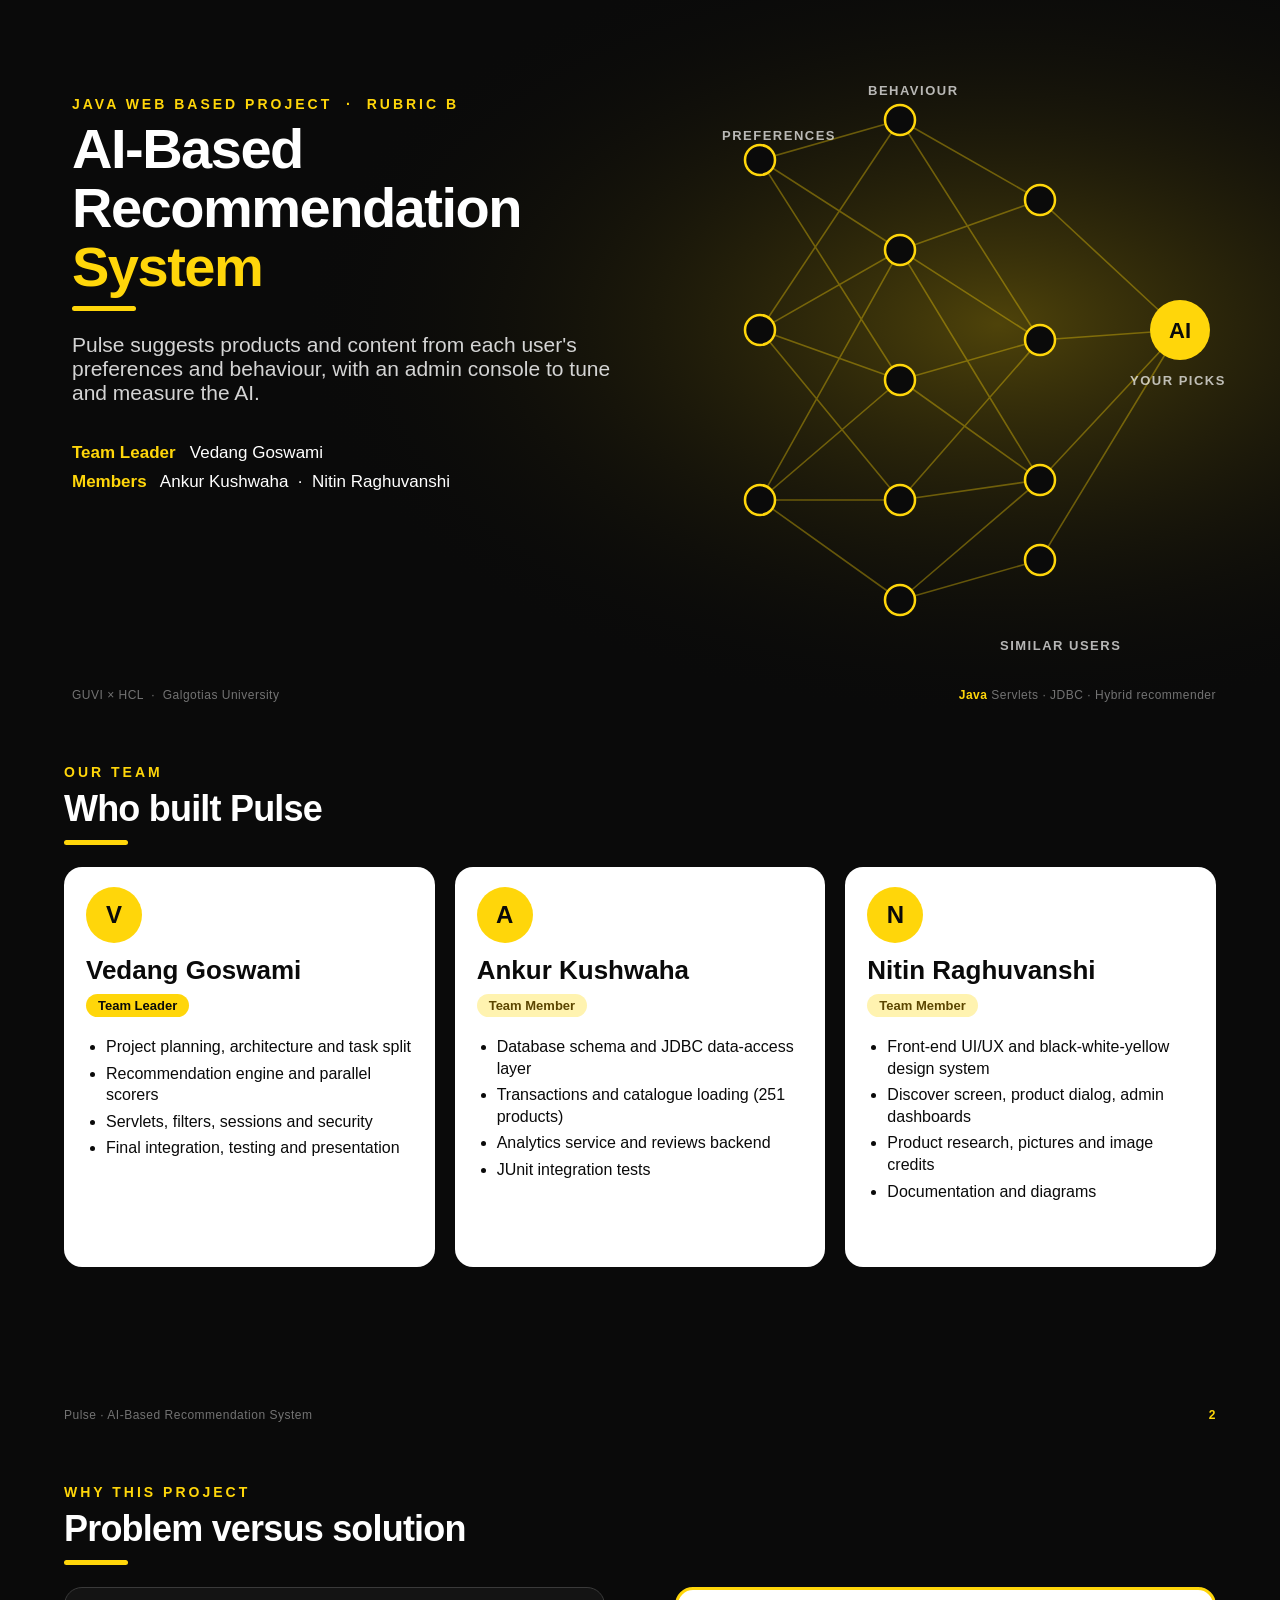
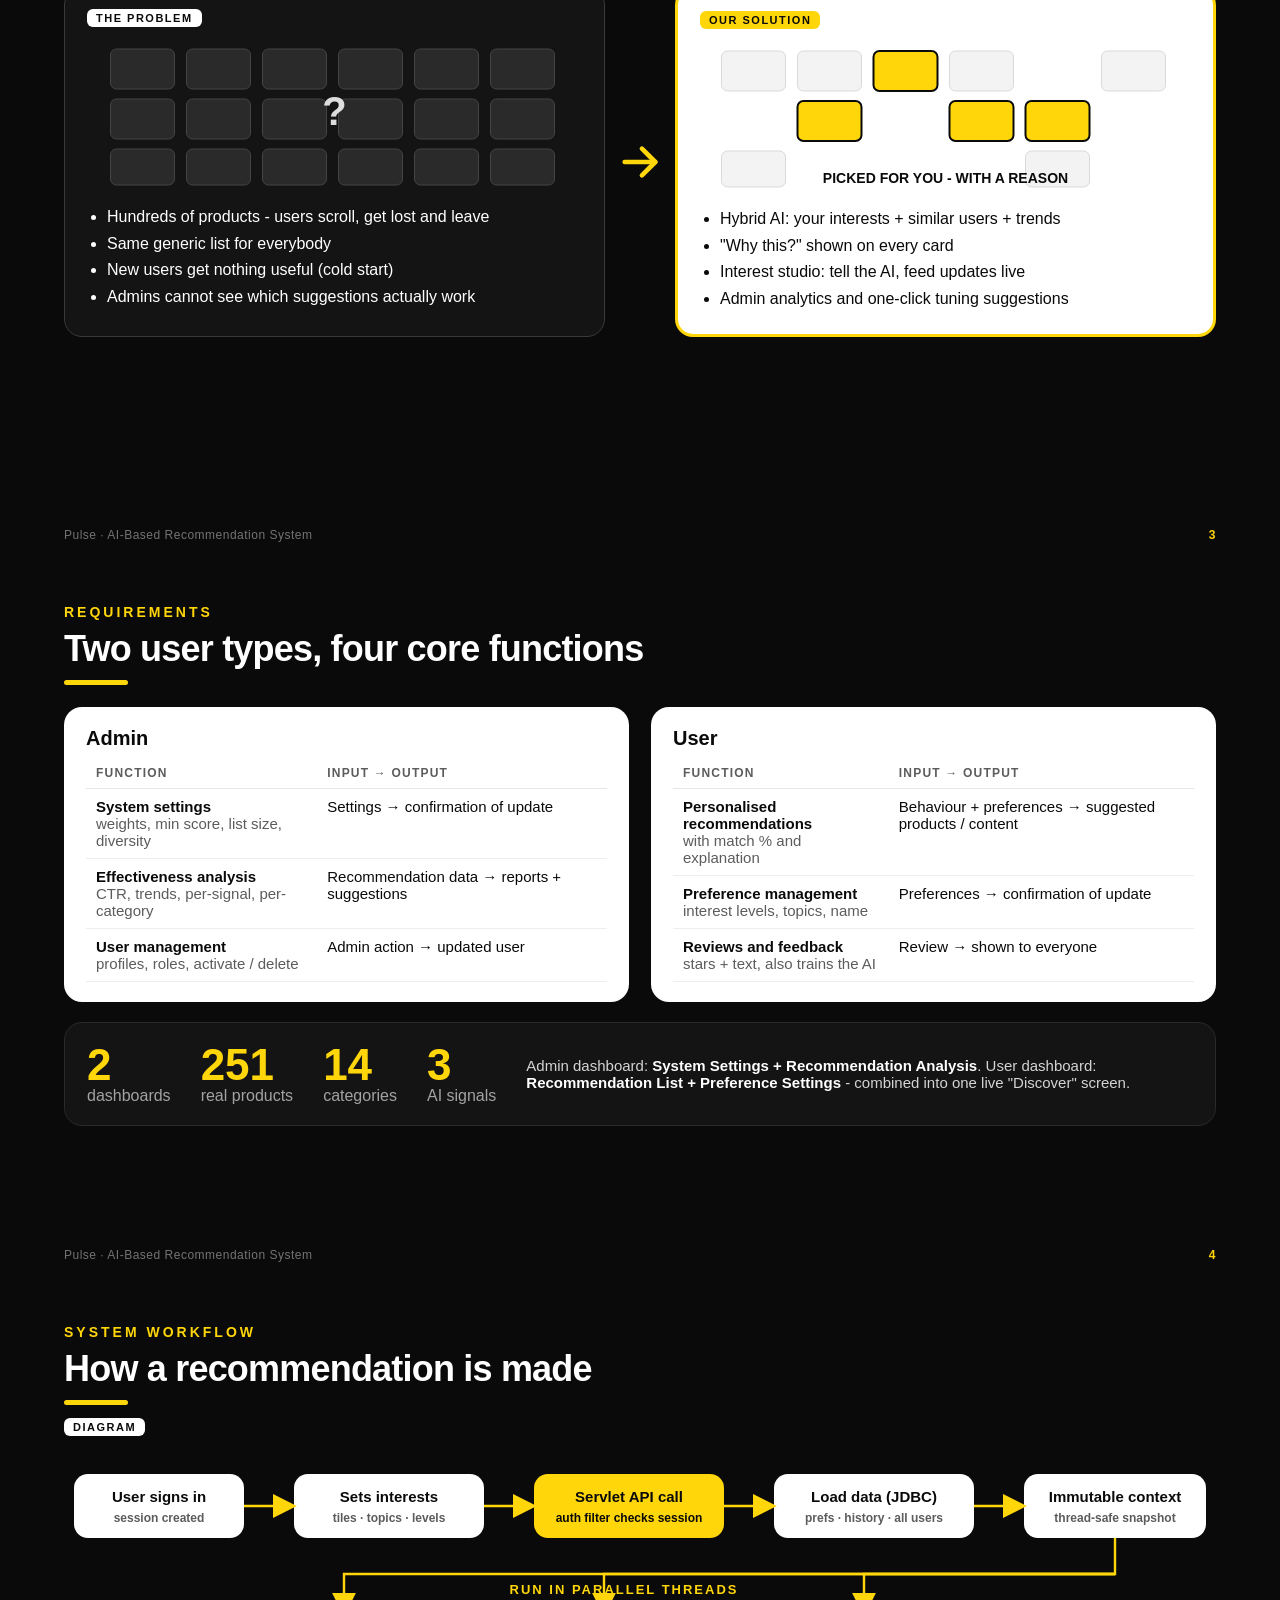
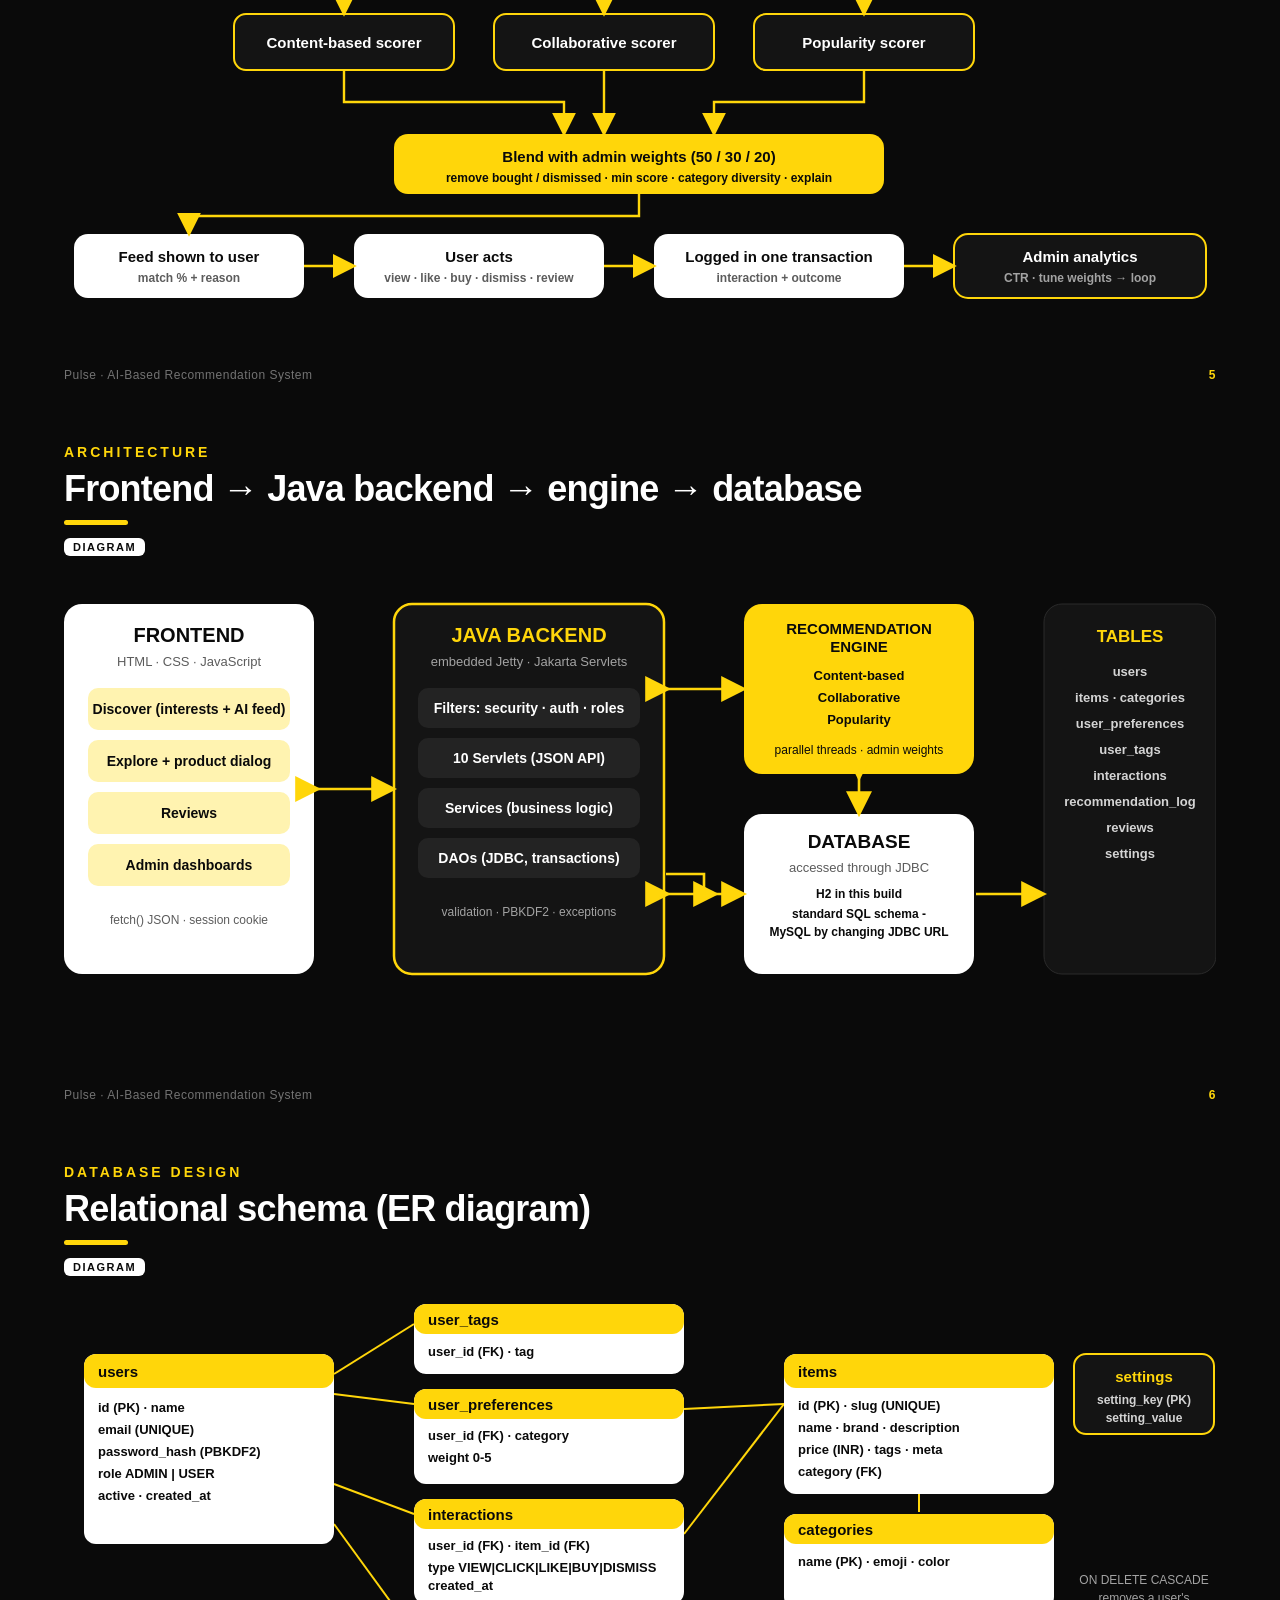
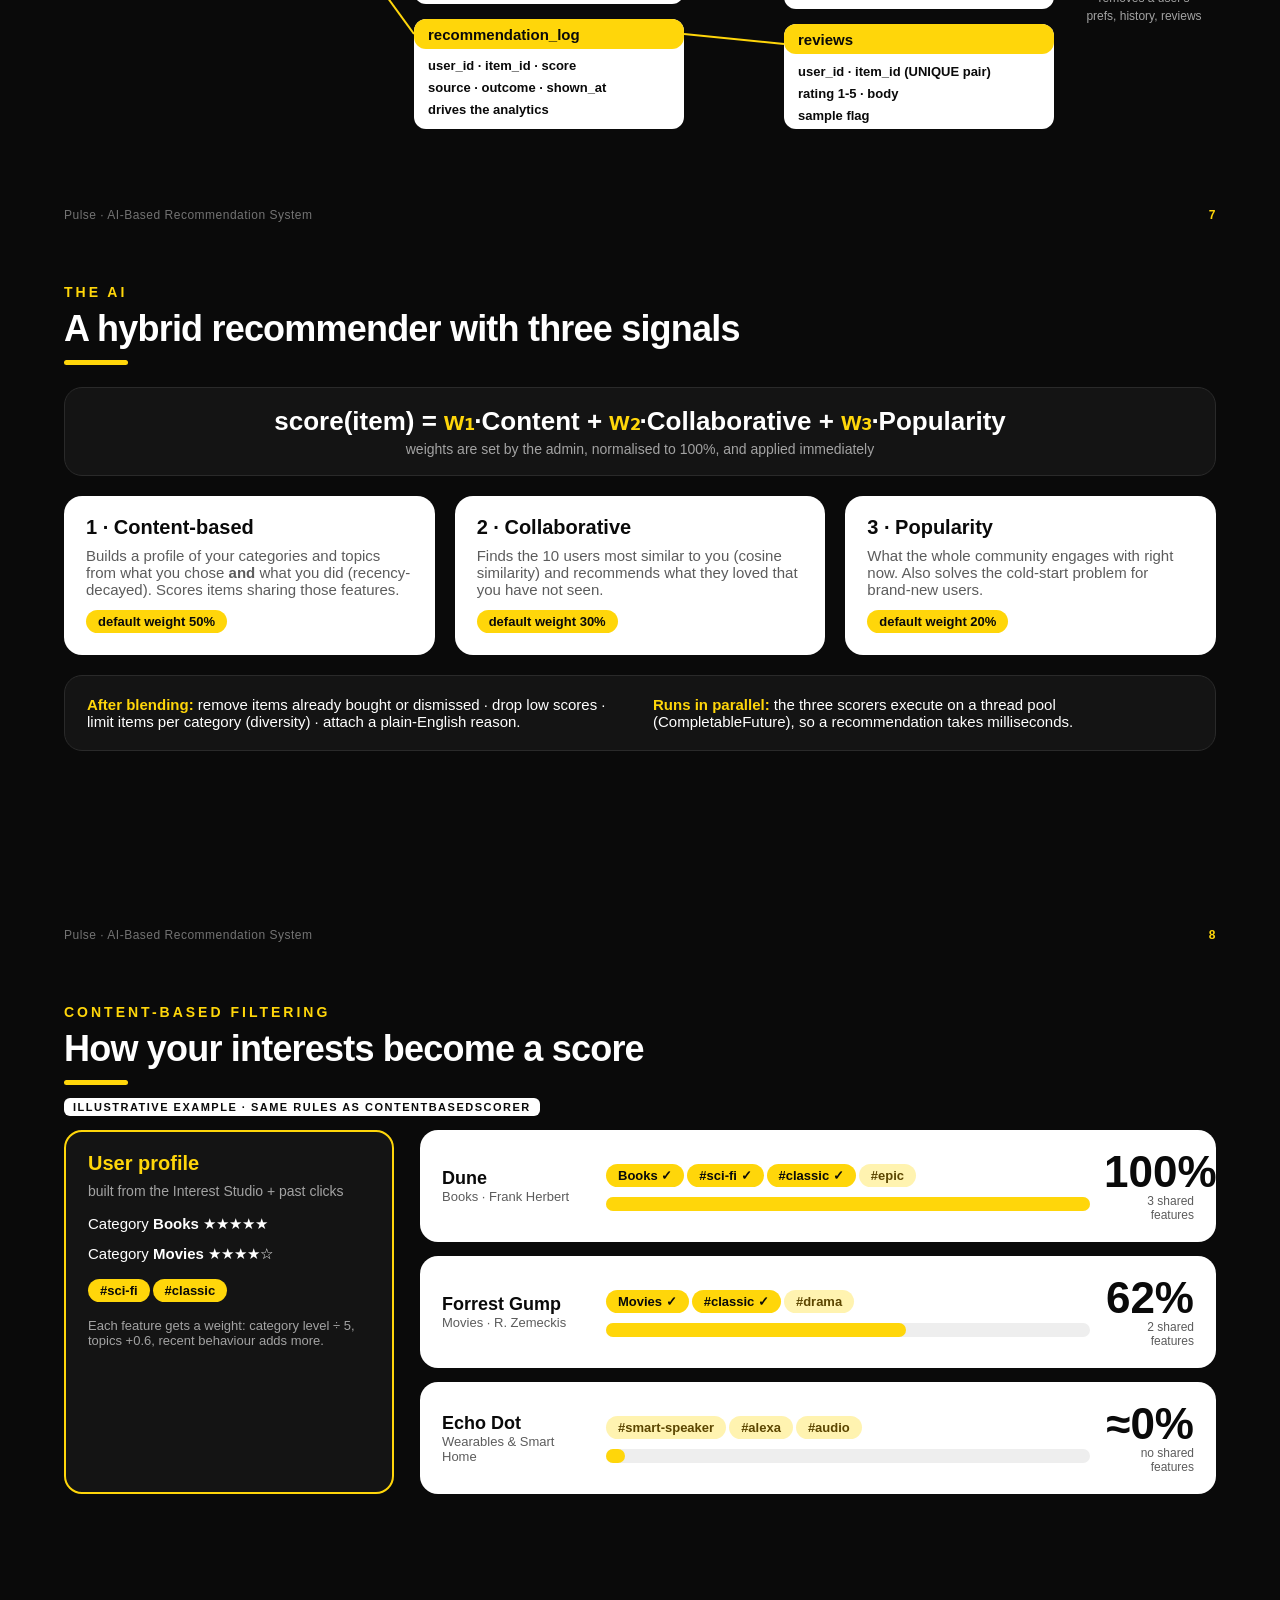
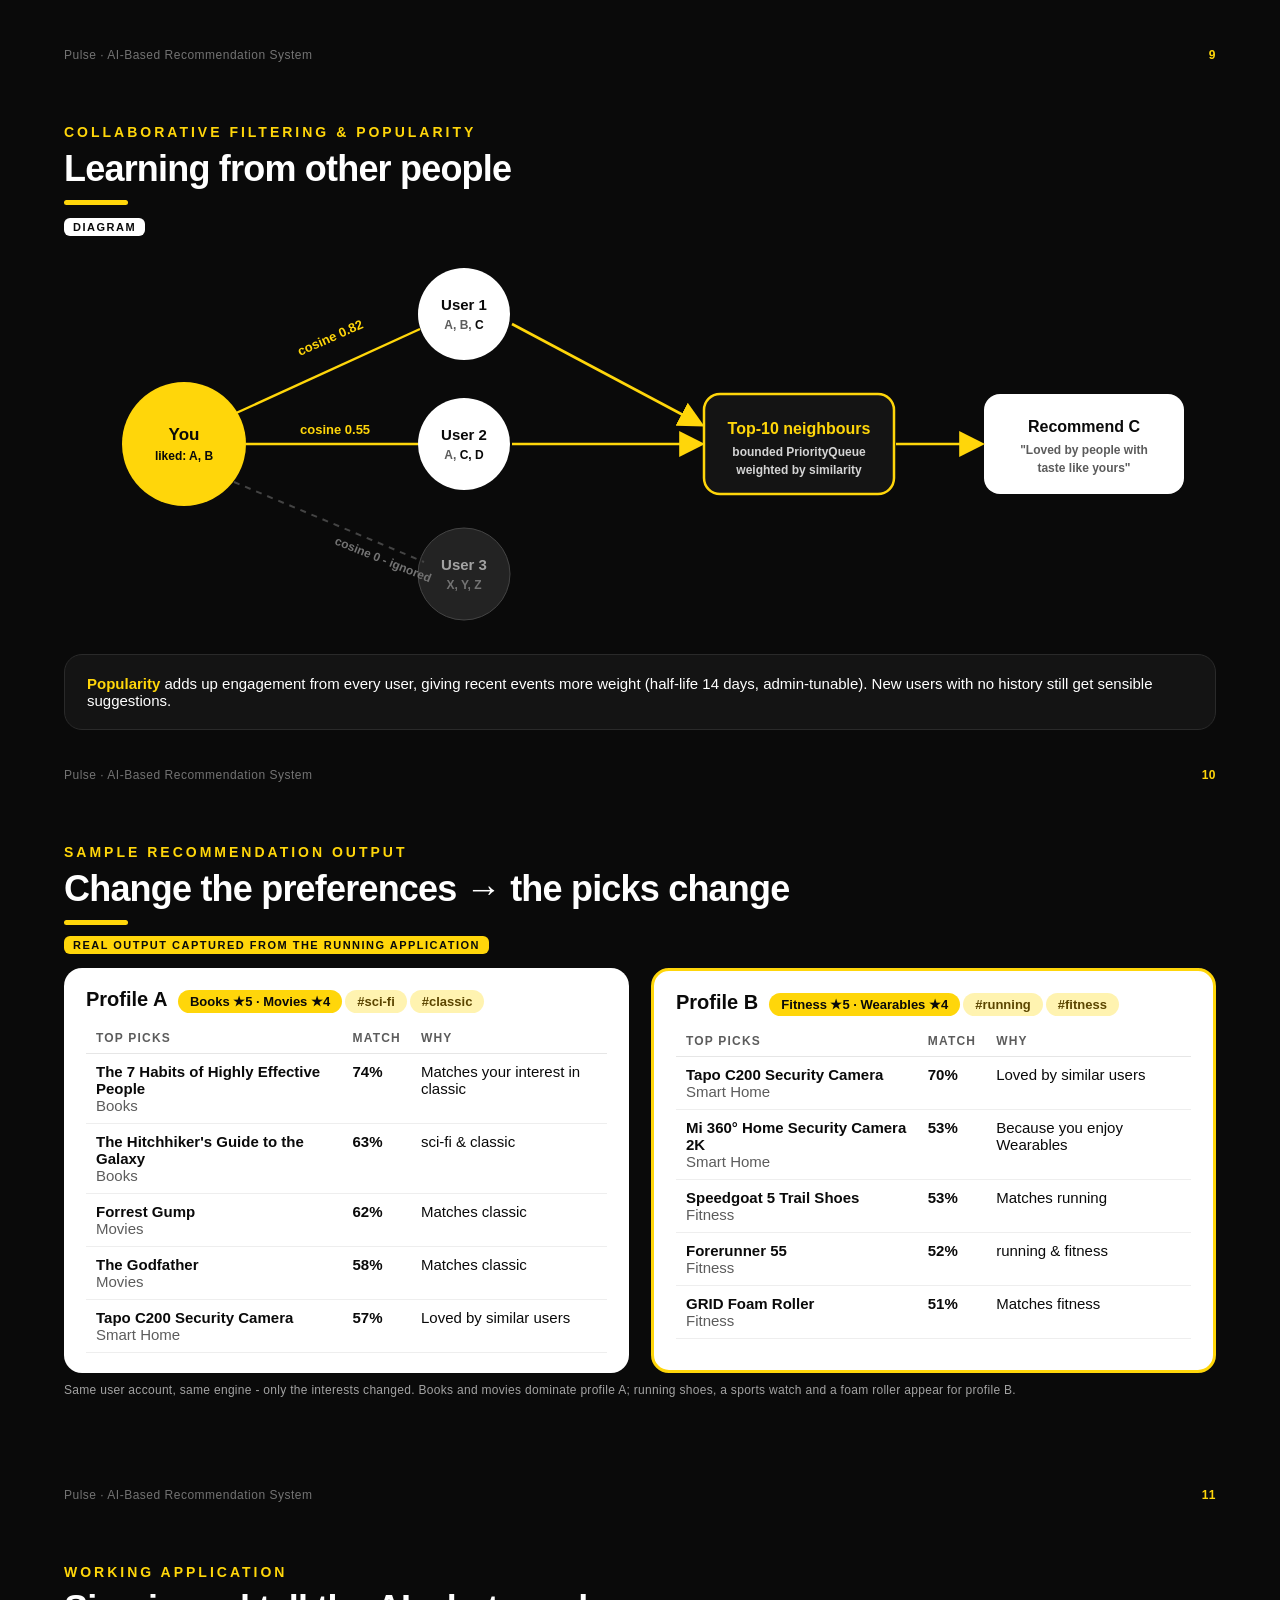
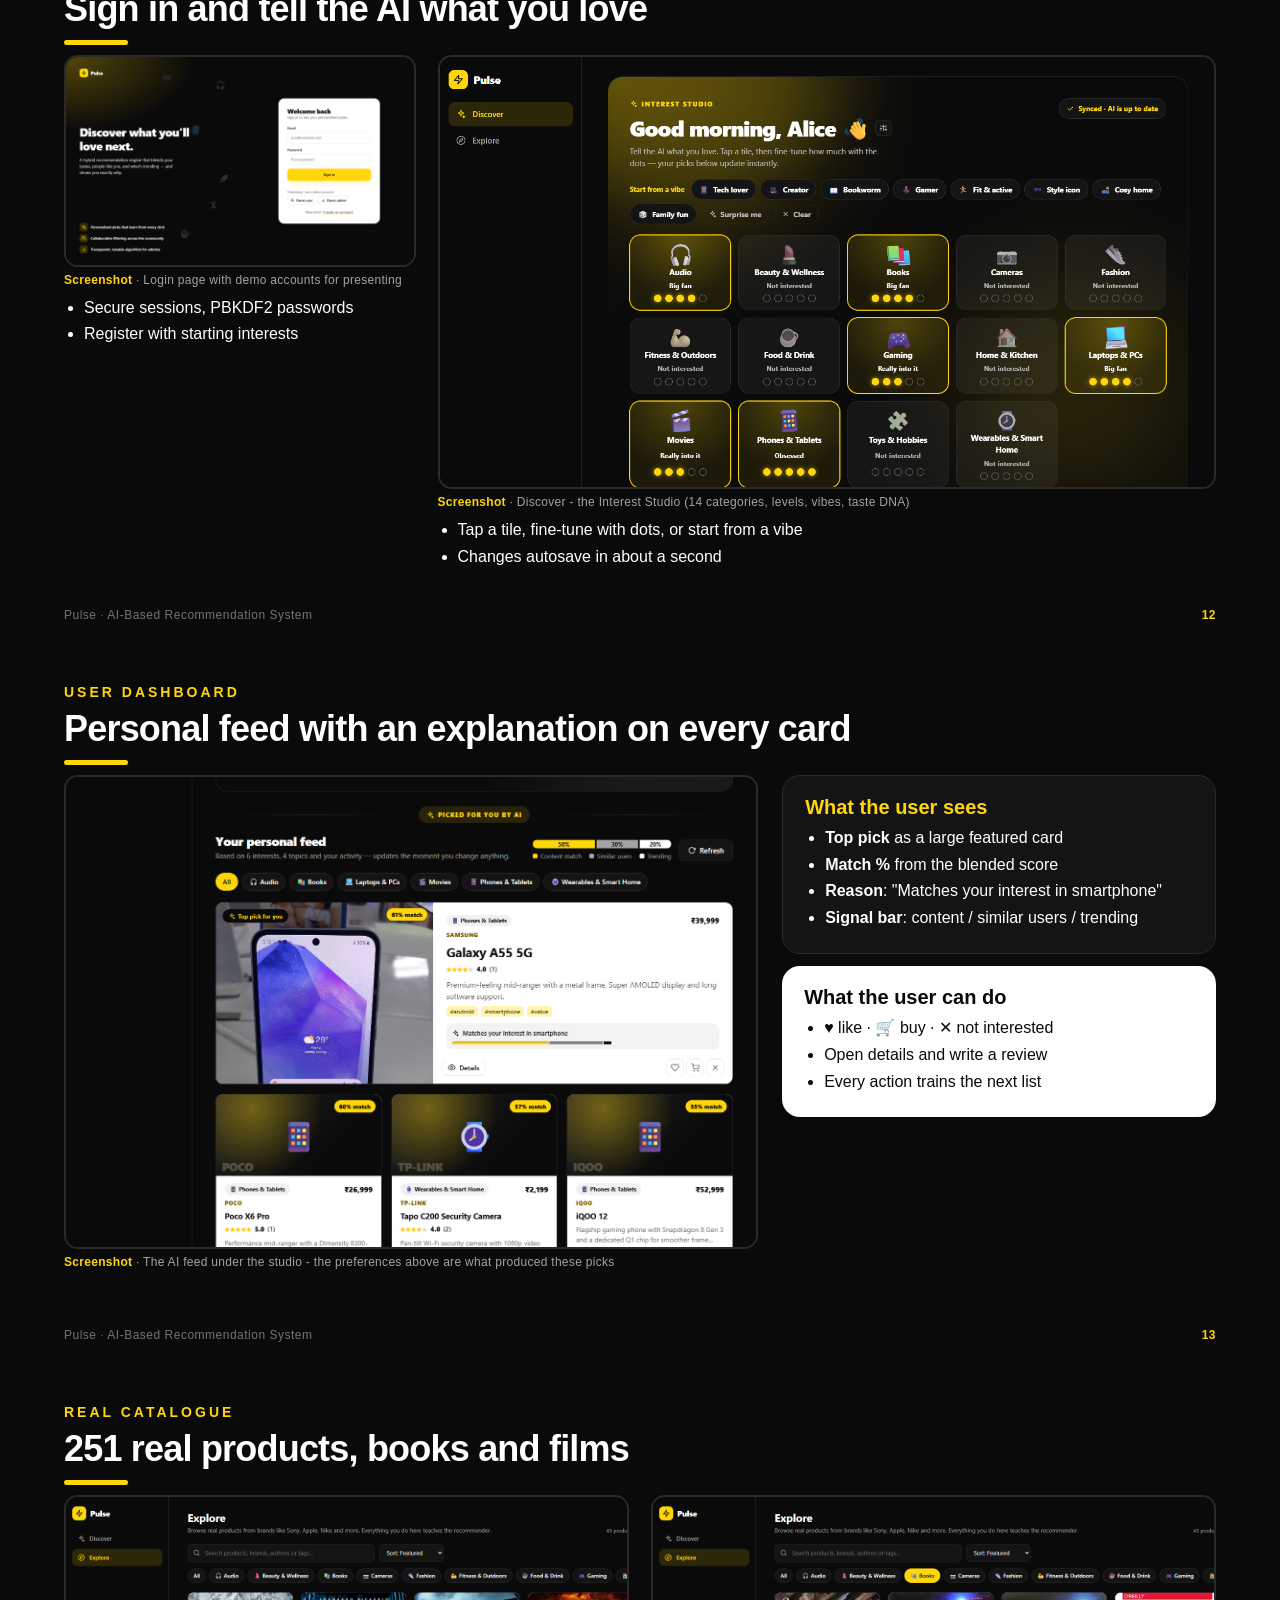
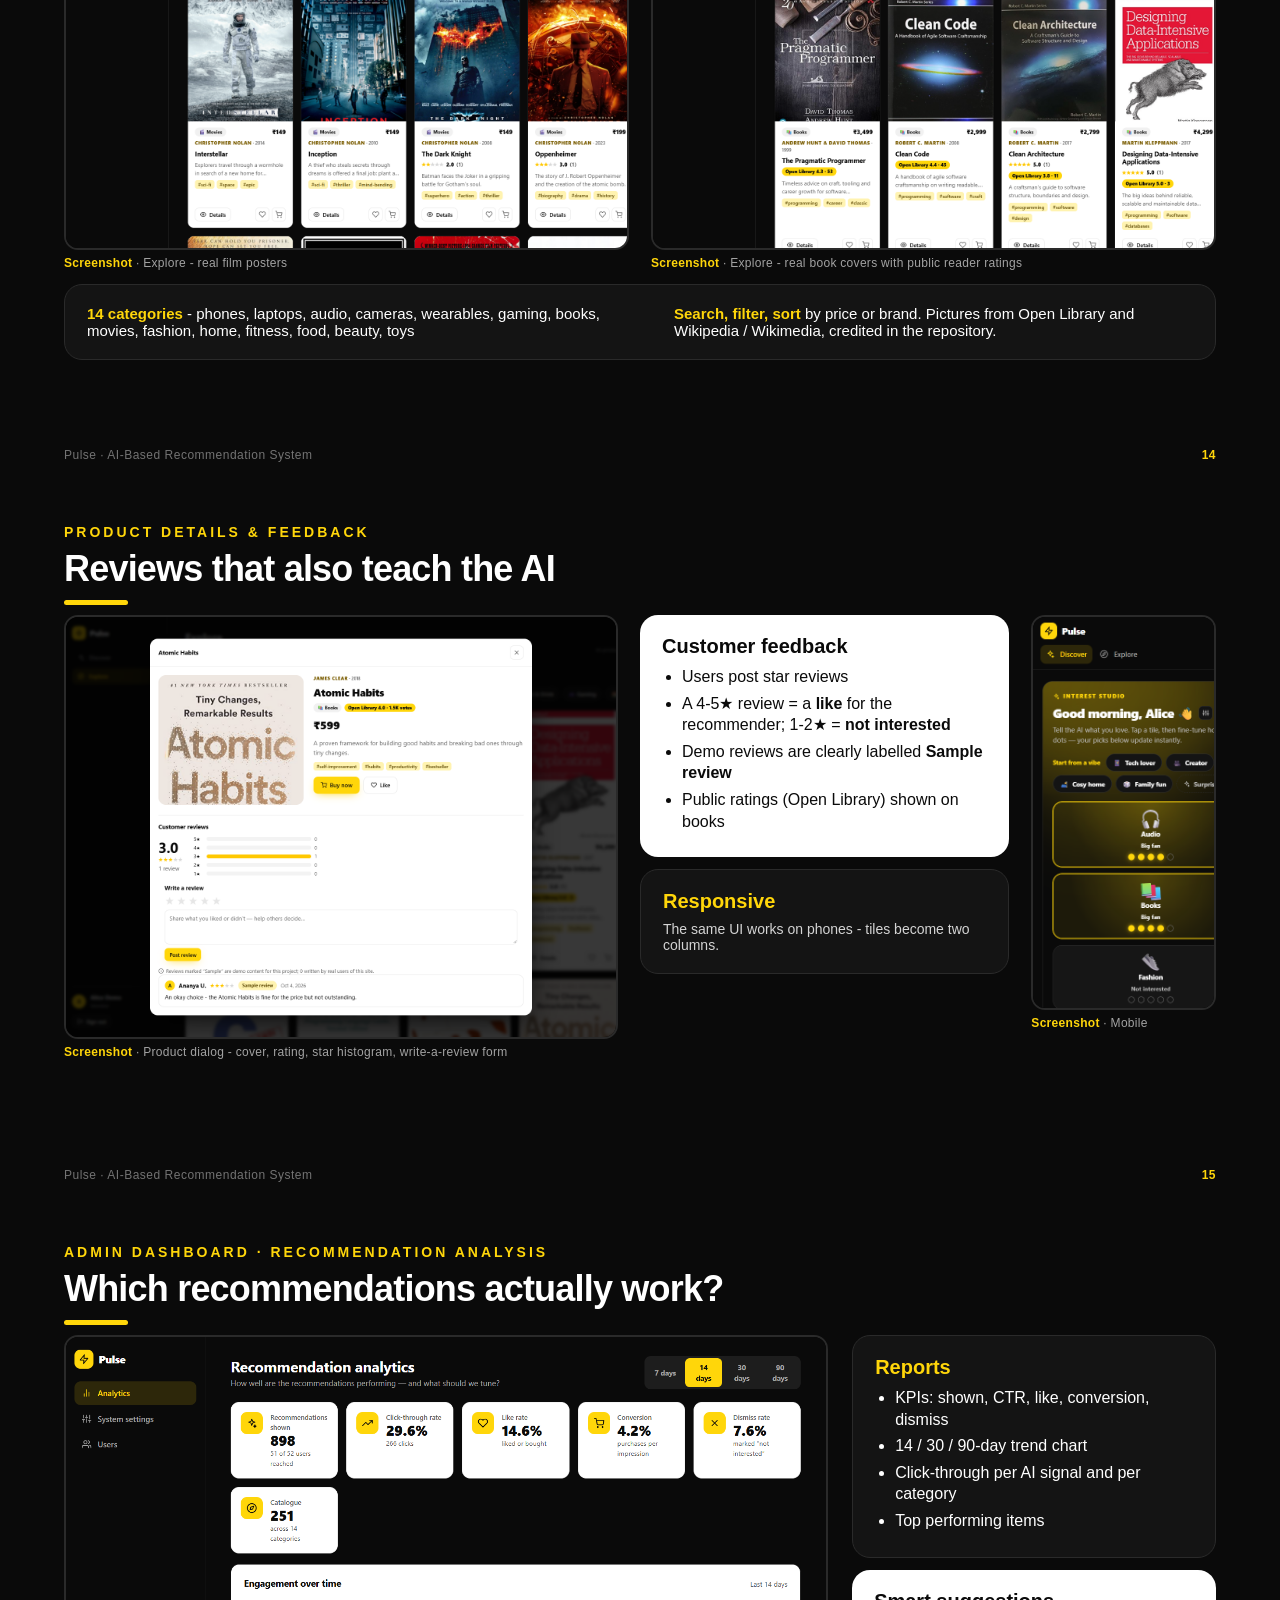
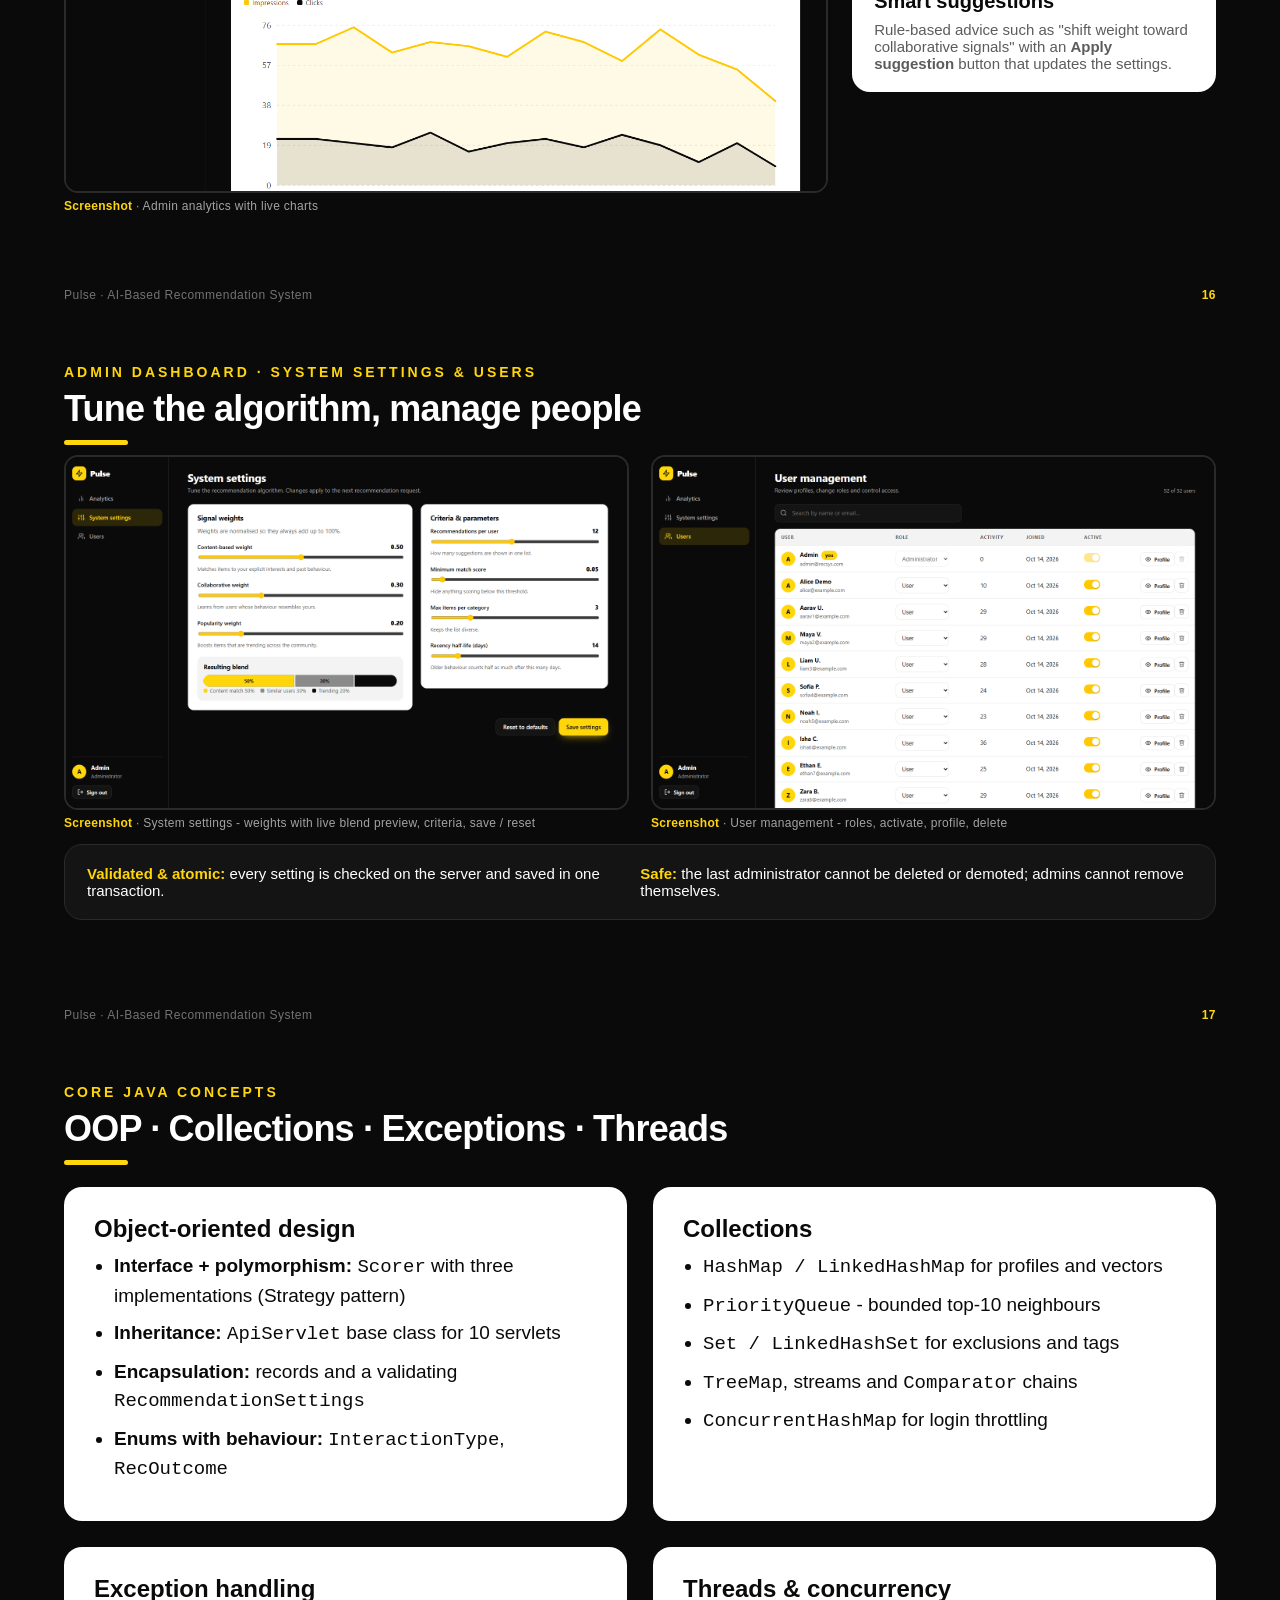
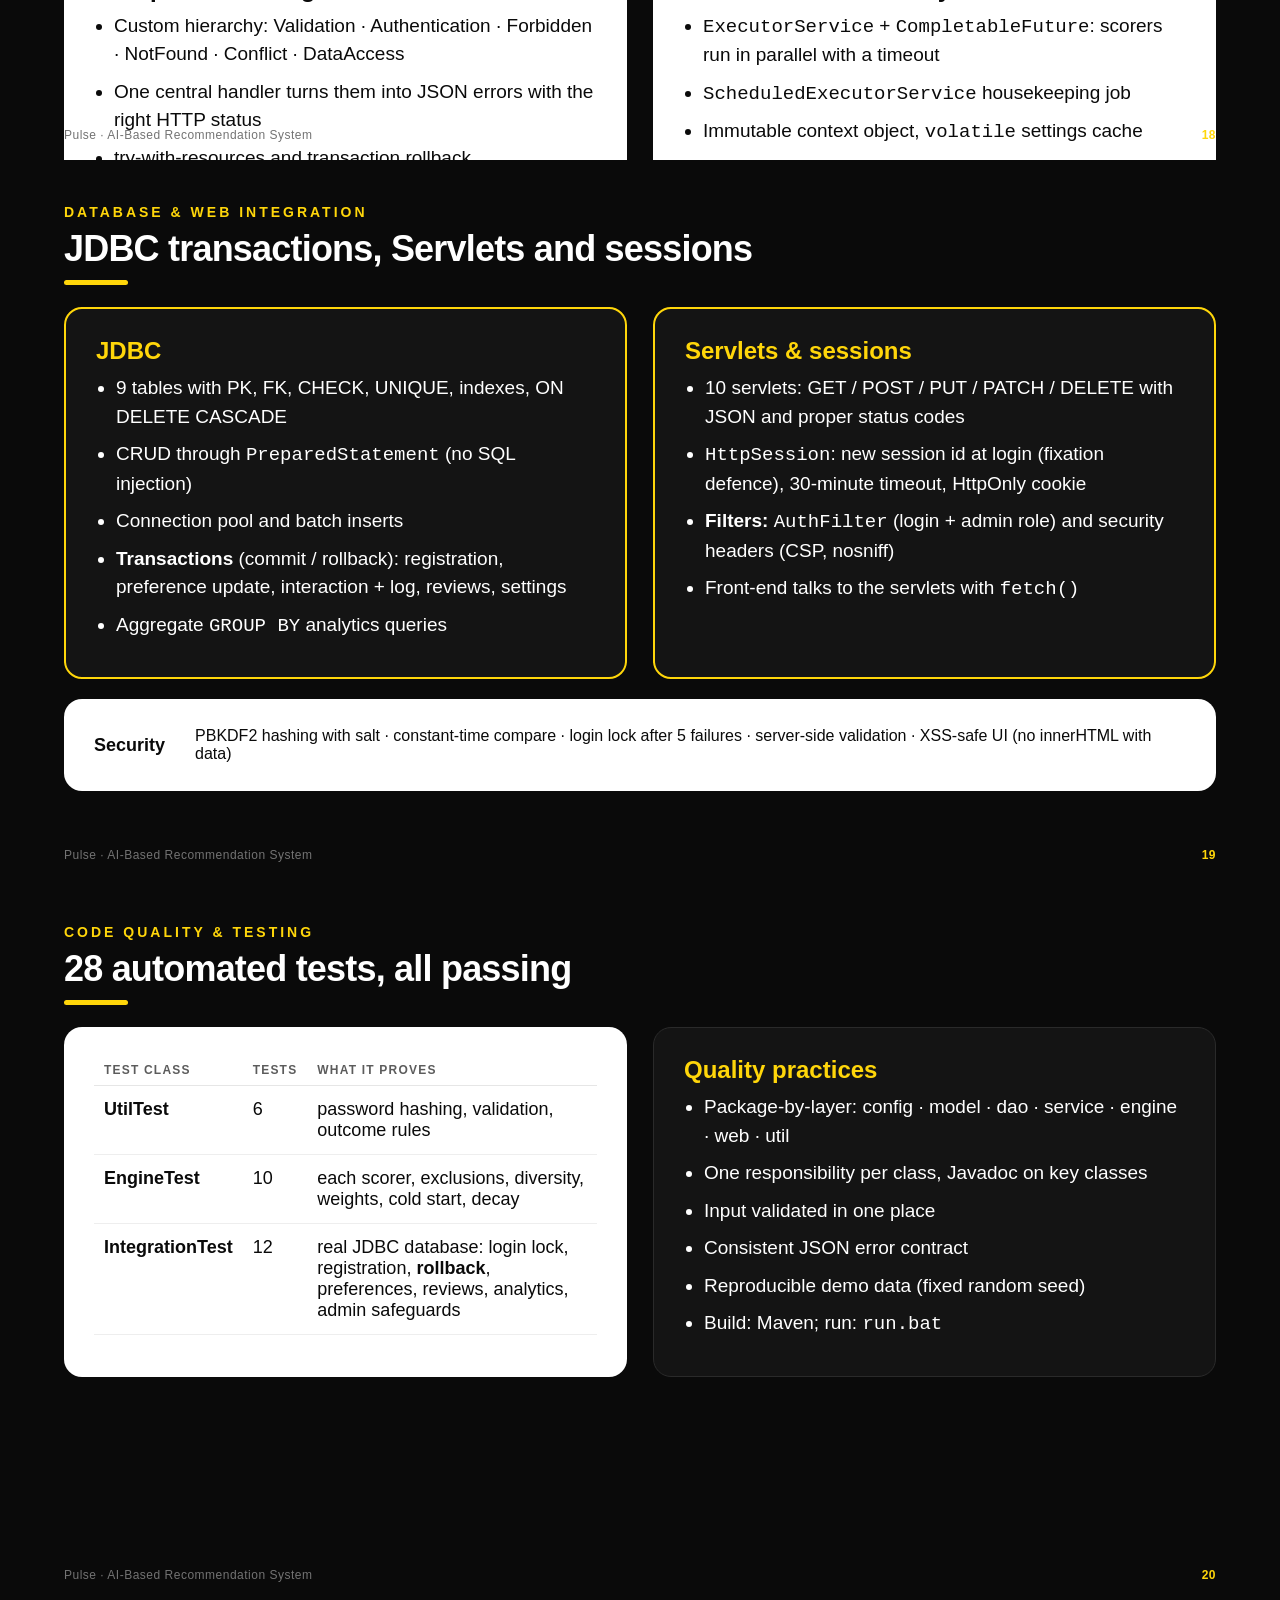
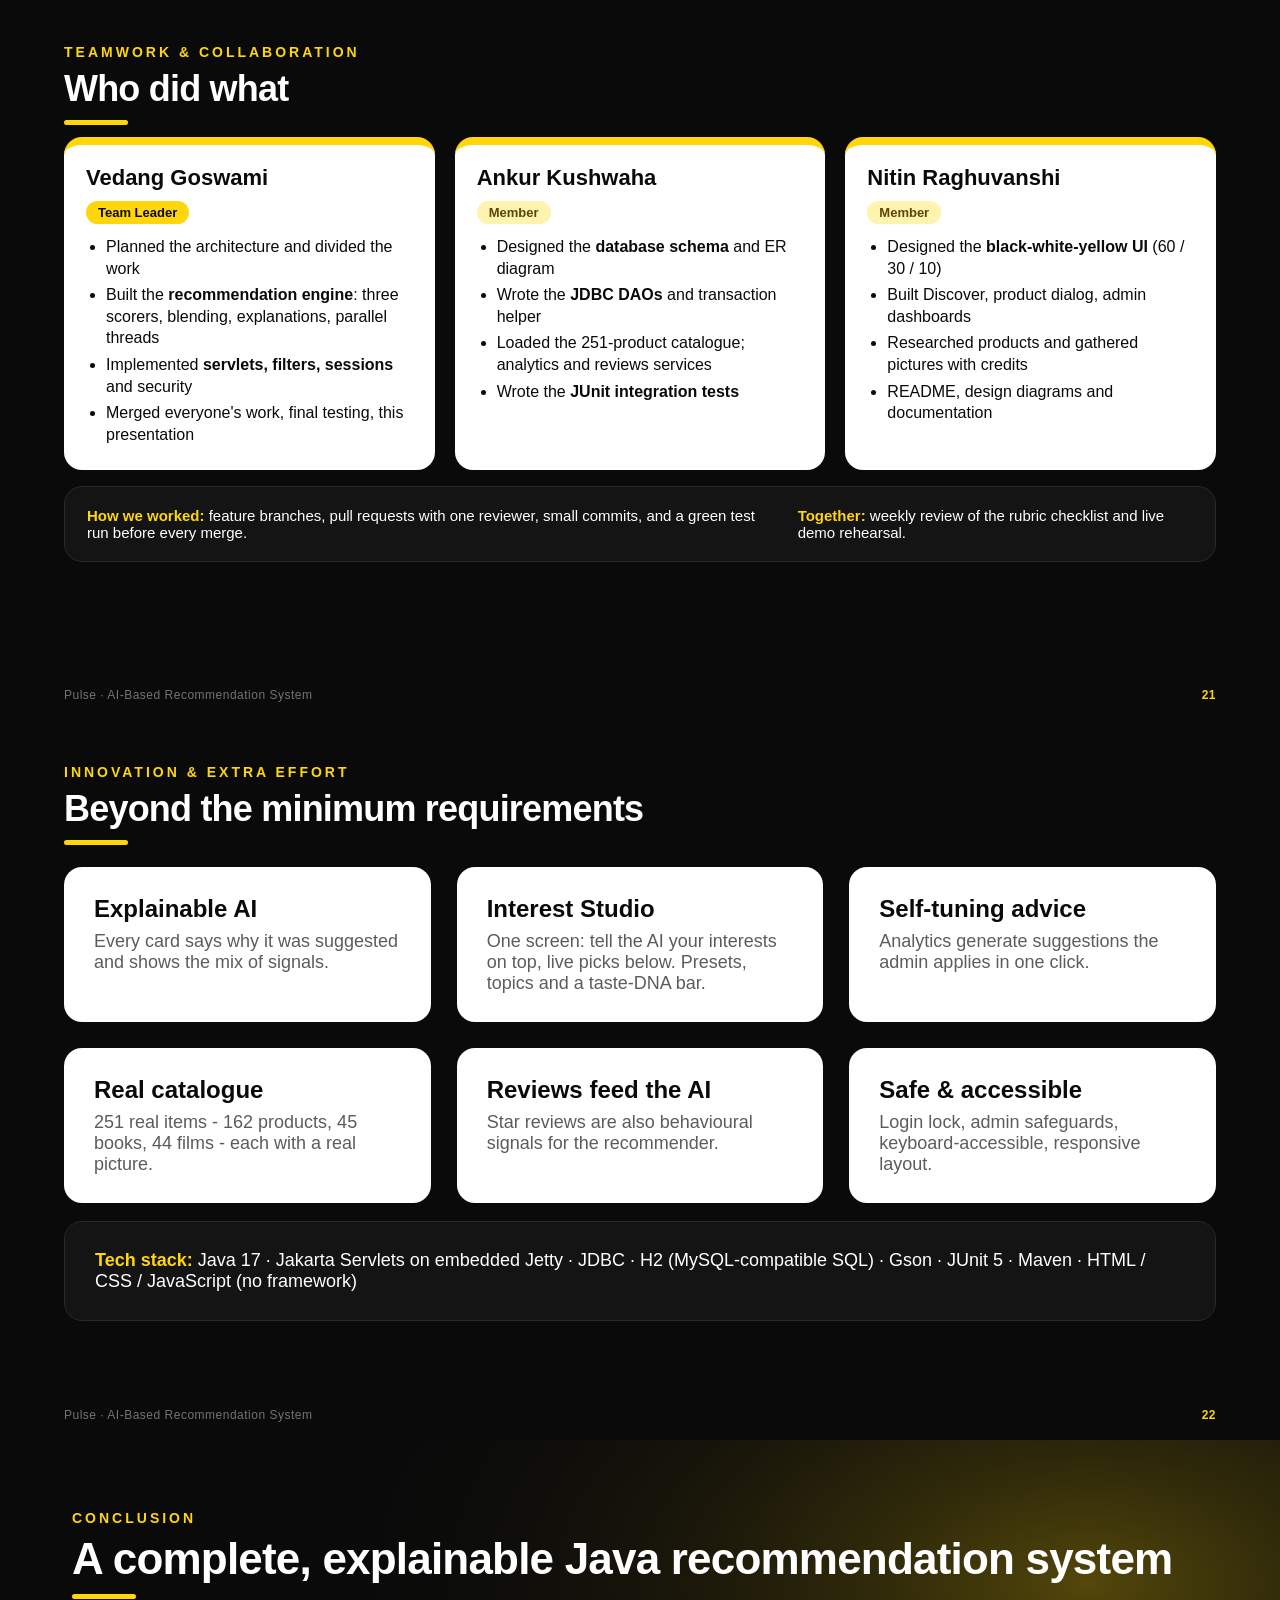
<file: presentation/presentation.html>
<!doctype html>
<html lang="en">
<head>
<meta charset="utf-8">
<title>Pulse - AI-Based Recommendation System</title>
<style>
  @page { size: 1280px 720px; margin: 0; }
  :root { --k: #0a0a0a; --k2: #141414; --k3: #232323; --w: #ffffff; --g: #a3a3a3; --y: #FFD60A; --yd: #7a5c00; --ys: #FFF3B0; }
  * { box-sizing: border-box; }
  html, body { margin: 0; background: #000; font-family: "Segoe UI", Inter, Arial, sans-serif; -webkit-print-color-adjust: exact; print-color-adjust: exact; }
  .slide { width: 1280px; height: 720px; position: relative; overflow: hidden; background: var(--k); color: var(--w); padding: 44px 64px 52px; page-break-after: always; break-after: page; }
  .slide:last-child { page-break-after: auto; }
  h1 { font-size: 56px; line-height: 1.05; margin: 0; letter-spacing: -1.5px; font-weight: 800; }
  h2 { font-size: 36px; margin: 0 0 6px; letter-spacing: -0.8px; font-weight: 800; }
  h3 { font-size: 20px; margin: 0 0 8px; font-weight: 750; }
  p { margin: 0; }
  .kicker { color: var(--y); font-size: 14px; font-weight: 800; letter-spacing: 3px; text-transform: uppercase; margin-bottom: 8px; }
  .bar { width: 64px; height: 5px; background: var(--y); border-radius: 3px; margin: 10px 0 22px; }
  .sub { color: var(--g); font-size: 18px; }
  .foot { position: absolute; left: 64px; right: 64px; bottom: 18px; display: flex; justify-content: space-between; font-size: 12px; color: #737373; letter-spacing: .5px; }
  .foot b { color: var(--y); }
  .card { background: var(--w); color: var(--k); border-radius: 18px; padding: 20px 22px; }
  .card.dark { background: var(--k2); color: var(--w); border: 1px solid #2a2a2a; }
  .card h3 { color: inherit; }
  .muted { color: #5c5c5c; } .card.dark .muted { color: var(--g); }
  .grid2 { display: grid; grid-template-columns: 1fr 1fr; gap: 22px; }
  .grid3 { display: grid; grid-template-columns: repeat(3, 1fr); gap: 20px; }
  ul { margin: 0; padding-left: 20px; } li { margin: 5px 0; font-size: 16px; line-height: 1.35; }
  .chip { display: inline-block; padding: 4px 12px; border-radius: 999px; font-size: 13px; font-weight: 700; background: var(--ys); color: #5c4600; margin: 2px 3px 2px 0; }
  .chip.k { background: #1d1d1d; color: #fff; border: 1px solid #333; }
  .chip.y { background: var(--y); color: var(--k); }
  .shot { border-radius: 14px; overflow: hidden; border: 2px solid #2a2a2a; background: #000; position: relative; }
  .shot img { display: block; width: 100%; }
  .crop { width: 100%; background-repeat: no-repeat; background-size: 100% auto; }
  .cap { font-size: 12px; color: var(--g); margin-top: 6px; letter-spacing: .3px; }
  .cap b { color: var(--y); }
  .tag-label { display: inline-block; font-size: 11px; font-weight: 800; letter-spacing: 1.5px; padding: 3px 9px; border-radius: 6px; background: var(--y); color: var(--k); text-transform: uppercase; }
  .tag-label.diagram { background: #fff; }
  table { border-collapse: collapse; width: 100%; font-size: 15px; }
  th { text-align: left; font-size: 12px; letter-spacing: 1.2px; text-transform: uppercase; color: var(--g); padding: 8px 10px; border-bottom: 1px solid #333; }
  td { padding: 9px 10px; border-bottom: 1px solid #2a2a2a; vertical-align: top; }
  .card table th { color: #5c5c5c; border-color: #e6e6e6; } .card table td { border-color: #eee; }
  .big { font-size: 44px; font-weight: 800; color: var(--y); line-height: 1; }
  .num { display: inline-grid; place-items: center; width: 34px; height: 34px; border-radius: 50%; background: var(--y); color: var(--k); font-weight: 800; margin-right: 10px; }
  .roomy li { font-size: 19px; line-height: 1.5; margin: 9px 0; } .roomy td { font-size: 18px; padding: 13px 10px; } .roomy .card { padding: 28px 30px; } .roomy .card.dark { font-size: 18px !important; } .roomy p.muted { font-size: 18px !important; } .roomy h3 { font-size: 24px; } .roomy .grid2, .roomy .grid3 { gap: 26px; }
</style>
</head>
<body>

<!-- 1 TITLE -->
<section class="slide" style="padding:0">
  <svg width="1280" height="720" viewBox="0 0 1280 720" style="position:absolute;inset:0">
    <defs>
      <radialGradient id="glow" cx="78%" cy="45%" r="55%"><stop offset="0" stop-color="#FFD60A" stop-opacity=".28"/><stop offset="1" stop-color="#0a0a0a" stop-opacity="0"/></radialGradient>
    </defs>
    <rect width="1280" height="720" fill="#0a0a0a"/><rect width="1280" height="720" fill="url(#glow)"/>
    <g stroke="#FFD60A" stroke-opacity=".35" stroke-width="1.6" fill="none">
      <path d="M760 160 L900 120 M760 160 L900 250 M760 160 L900 380 M760 330 L900 120 M760 330 L900 250 M760 330 L900 380 M760 330 L900 500 M760 500 L900 250 M760 500 L900 380 M760 500 L900 500 M760 500 L900 600
               M900 120 L1040 200 M900 120 L1040 340 M900 250 L1040 200 M900 250 L1040 340 M900 250 L1040 480 M900 380 L1040 340 M900 380 L1040 480 M900 500 L1040 340 M900 500 L1040 480 M900 600 L1040 480 M900 600 L1040 560
               M1040 200 L1180 330 M1040 340 L1180 330 M1040 480 L1180 330 M1040 560 L1180 330"/>
    </g>
    <g fill="#0a0a0a" stroke="#FFD60A" stroke-width="2.5">
      <circle cx="760" cy="160" r="15"/><circle cx="760" cy="330" r="15"/><circle cx="760" cy="500" r="15"/>
      <circle cx="900" cy="120" r="15"/><circle cx="900" cy="250" r="15"/><circle cx="900" cy="380" r="15"/><circle cx="900" cy="500" r="15"/><circle cx="900" cy="600" r="15"/>
      <circle cx="1040" cy="200" r="15"/><circle cx="1040" cy="340" r="15"/><circle cx="1040" cy="480" r="15"/><circle cx="1040" cy="560" r="15"/>
    </g>
    <circle cx="1180" cy="330" r="30" fill="#FFD60A"/>
    <text x="1180" y="338" text-anchor="middle" font-size="22" font-weight="800" fill="#0a0a0a">AI</text>
    <g fill="#fff" font-size="13" font-weight="700" letter-spacing="1.5" opacity=".7">
      <text x="722" y="140">PREFERENCES</text><text x="868" y="95">BEHAVIOUR</text><text x="1000" y="650">SIMILAR USERS</text><text x="1130" y="385">YOUR PICKS</text>
    </g>
  </svg>
  <div style="position:absolute;left:72px;top:96px;width:640px">
    <div class="kicker">Java Web Based Project &nbsp;·&nbsp; Rubric B</div>
    <h1>AI-Based<br>Recommendation<br><span style="color:var(--y)">System</span></h1>
    <div class="bar"></div>
    <p class="sub" style="font-size:21px;color:#d4d4d4;max-width:560px">Pulse suggests products and content from each user's preferences and behaviour, with an admin console to tune and measure the AI.</p>
    <div style="margin-top:34px;font-size:17px;line-height:1.7">
      <div><b style="color:var(--y)">Team Leader</b> &nbsp; Vedang Goswami</div>
      <div><b style="color:var(--y)">Members</b> &nbsp; Ankur Kushwaha &nbsp;·&nbsp; Nitin Raghuvanshi</div>
    </div>
  </div>
  <div class="foot" style="left:72px"><span>GUVI × HCL &nbsp;·&nbsp; Galgotias University</span><span><b>Java</b> Servlets · JDBC · Hybrid recommender</span></div>
</section>

<!-- 2 TEAM -->
<section class="slide">
  <div class="kicker">Our team</div><h2>Who built Pulse</h2><div class="bar"></div>
  <div class="grid3" style="margin-top:6px">
    <div class="card" style="min-height:400px">
      <div class="num" style="width:56px;height:56px;font-size:24px;margin-bottom:12px">V</div>
      <h3 style="font-size:26px;margin:0">Vedang Goswami</h3>
      <div class="chip y" style="margin:8px 0 14px">Team Leader</div>
      <ul><li>Project planning, architecture and task split</li><li>Recommendation engine and parallel scorers</li><li>Servlets, filters, sessions and security</li><li>Final integration, testing and presentation</li></ul>
    </div>
    <div class="card" style="min-height:400px">
      <div class="num" style="width:56px;height:56px;font-size:24px;margin-bottom:12px">A</div>
      <h3 style="font-size:26px;margin:0">Ankur Kushwaha</h3>
      <div class="chip" style="margin:8px 0 14px">Team Member</div>
      <ul><li>Database schema and JDBC data-access layer</li><li>Transactions and catalogue loading (251 products)</li><li>Analytics service and reviews backend</li><li>JUnit integration tests</li></ul>
    </div>
    <div class="card" style="min-height:400px">
      <div class="num" style="width:56px;height:56px;font-size:24px;margin-bottom:12px">N</div>
      <h3 style="font-size:26px;margin:0">Nitin Raghuvanshi</h3>
      <div class="chip" style="margin:8px 0 14px">Team Member</div>
      <ul><li>Front-end UI/UX and black-white-yellow design system</li><li>Discover screen, product dialog, admin dashboards</li><li>Product research, pictures and image credits</li><li>Documentation and diagrams</li></ul>
    </div>
  </div>
  <div class="foot"><span>Pulse · AI-Based Recommendation System</span><b>2</b></div>
</section>

<!-- 3 PROBLEM vs SOLUTION -->
<section class="slide">
  <div class="kicker">Why this project</div><h2>Problem versus solution</h2><div class="bar"></div>
  <div style="display:grid;grid-template-columns:1fr 70px 1fr;gap:0;align-items:stretch">
    <div class="card dark" style="border-color:#3a3a3a">
      <span class="tag-label diagram">The problem</span>
      <svg width="100%" height="150" viewBox="0 0 460 150" style="margin:14px 0 6px">
        <g fill="#2a2a2a" stroke="#444">
          <rect x="6" y="8" width="64" height="40" rx="6"/><rect x="82" y="8" width="64" height="40" rx="6"/><rect x="158" y="8" width="64" height="40" rx="6"/><rect x="234" y="8" width="64" height="40" rx="6"/><rect x="310" y="8" width="64" height="40" rx="6"/><rect x="386" y="8" width="64" height="40" rx="6"/>
          <rect x="6" y="58" width="64" height="40" rx="6"/><rect x="82" y="58" width="64" height="40" rx="6"/><rect x="158" y="58" width="64" height="40" rx="6"/><rect x="234" y="58" width="64" height="40" rx="6"/><rect x="310" y="58" width="64" height="40" rx="6"/><rect x="386" y="58" width="64" height="40" rx="6"/>
          <rect x="6" y="108" width="64" height="36" rx="6"/><rect x="82" y="108" width="64" height="36" rx="6"/><rect x="158" y="108" width="64" height="36" rx="6"/><rect x="234" y="108" width="64" height="36" rx="6"/><rect x="310" y="108" width="64" height="36" rx="6"/><rect x="386" y="108" width="64" height="36" rx="6"/>
        </g>
        <text x="230" y="84" text-anchor="middle" font-size="40" fill="#fff" opacity=".85" font-weight="800">?</text>
      </svg>
      <ul>
        <li>Hundreds of products - users scroll, get lost and leave</li>
        <li>Same generic list for everybody</li>
        <li>New users get nothing useful (cold start)</li>
        <li>Admins cannot see which suggestions actually work</li>
      </ul>
    </div>
    <div style="display:grid;place-items:center"><svg width="46" height="46" viewBox="0 0 24 24" fill="none" stroke="#FFD60A" stroke-width="2.4" stroke-linecap="round" stroke-linejoin="round"><line x1="4" y1="12" x2="20" y2="12"/><polyline points="13 5 20 12 13 19"/></svg></div>
    <div class="card" style="border:3px solid var(--y)">
      <span class="tag-label">Our solution</span>
      <svg width="100%" height="150" viewBox="0 0 460 150" style="margin:14px 0 6px">
        <g fill="#f3f3f3" stroke="#d9d9d9"><rect x="6" y="8" width="64" height="40" rx="6"/><rect x="82" y="8" width="64" height="40" rx="6"/><rect x="234" y="8" width="64" height="40" rx="6"/><rect x="386" y="8" width="64" height="40" rx="6"/><rect x="6" y="108" width="64" height="36" rx="6"/><rect x="310" y="108" width="64" height="36" rx="6"/></g>
        <g fill="#FFD60A" stroke="#0a0a0a" stroke-width="2"><rect x="158" y="8" width="64" height="40" rx="6"/><rect x="82" y="58" width="64" height="40" rx="6"/><rect x="234" y="58" width="64" height="40" rx="6"/><rect x="310" y="58" width="64" height="40" rx="6"/></g>
        <text x="230" y="140" text-anchor="middle" font-size="14" fill="#0a0a0a" font-weight="800">PICKED FOR YOU - WITH A REASON</text>
      </svg>
      <ul>
        <li>Hybrid AI: your interests + similar users + trends</li>
        <li>"Why this?" shown on every card</li>
        <li>Interest studio: tell the AI, feed updates live</li>
        <li>Admin analytics and one-click tuning suggestions</li>
      </ul>
    </div>
  </div>
  <div class="foot"><span>Pulse · AI-Based Recommendation System</span><b>3</b></div>
</section>

<!-- 4 REQUIREMENTS -->
<section class="slide">
  <div class="kicker">Requirements</div><h2>Two user types, four core functions</h2><div class="bar"></div>
  <div class="grid2">
    <div class="card">
      <h3>Admin</h3>
      <table><tr><th>Function</th><th>Input → Output</th></tr>
        <tr><td><b>System settings</b><br><span class="muted">weights, min score, list size, diversity</span></td><td>Settings → confirmation of update</td></tr>
        <tr><td><b>Effectiveness analysis</b><br><span class="muted">CTR, trends, per-signal, per-category</span></td><td>Recommendation data → reports + suggestions</td></tr>
        <tr><td><b>User management</b><br><span class="muted">profiles, roles, activate / delete</span></td><td>Admin action → updated user</td></tr></table>
    </div>
    <div class="card">
      <h3>User</h3>
      <table><tr><th>Function</th><th>Input → Output</th></tr>
        <tr><td><b>Personalised recommendations</b><br><span class="muted">with match % and explanation</span></td><td>Behaviour + preferences → suggested products / content</td></tr>
        <tr><td><b>Preference management</b><br><span class="muted">interest levels, topics, name</span></td><td>Preferences → confirmation of update</td></tr>
        <tr><td><b>Reviews and feedback</b><br><span class="muted">stars + text, also trains the AI</span></td><td>Review → shown to everyone</td></tr></table>
    </div>
  </div>
  <div class="card dark" style="margin-top:20px;display:flex;gap:30px;align-items:center">
    <div><div class="big">2</div><div class="muted">dashboards</div></div>
    <div><div class="big">251</div><div class="muted">real products</div></div>
    <div><div class="big">14</div><div class="muted">categories</div></div>
    <div><div class="big">3</div><div class="muted">AI signals</div></div>
    <p style="flex:1;font-size:15px;color:#d4d4d4">Admin dashboard: <b style="color:#fff">System Settings + Recommendation Analysis</b>. User dashboard: <b style="color:#fff">Recommendation List + Preference Settings</b> - combined into one live "Discover" screen.</p>
  </div>
  <div class="foot"><span>Pulse · AI-Based Recommendation System</span><b>4</b></div>
</section>

<!-- 5 WORKFLOW -->
<section class="slide">
  <div class="kicker">System workflow</div><h2>How a recommendation is made</h2><div class="bar" style="margin-bottom:12px"></div>
  <span class="tag-label diagram">Diagram</span>
  <svg width="1152" height="470" viewBox="0 0 1152 470" style="margin-top:8px">
    <defs><marker id="ar" markerWidth="10" markerHeight="10" refX="8" refY="5" orient="auto"><path d="M0 0 L10 5 L0 10 z" fill="#FFD60A"/></marker></defs>
    <g font-family="Segoe UI,Arial" font-size="15" font-weight="700" text-anchor="middle">
      <rect x="10" y="30" width="170" height="64" rx="14" fill="#fff"/><text x="95" y="58" fill="#0a0a0a">User signs in</text><text x="95" y="78" fill="#5c5c5c" font-size="12" font-weight="600">session created</text>
      <rect x="230" y="30" width="190" height="64" rx="14" fill="#fff"/><text x="325" y="58" fill="#0a0a0a">Sets interests</text><text x="325" y="78" fill="#5c5c5c" font-size="12" font-weight="600">tiles · topics · levels</text>
      <rect x="470" y="30" width="190" height="64" rx="14" fill="#FFD60A"/><text x="565" y="58" fill="#0a0a0a">Servlet API call</text><text x="565" y="78" fill="#0a0a0a" font-size="12" font-weight="600">auth filter checks session</text>
      <rect x="710" y="30" width="200" height="64" rx="14" fill="#fff"/><text x="810" y="58" fill="#0a0a0a">Load data (JDBC)</text><text x="810" y="78" fill="#5c5c5c" font-size="12" font-weight="600">prefs · history · all users</text>
      <rect x="960" y="30" width="182" height="64" rx="14" fill="#fff"/><text x="1051" y="58" fill="#0a0a0a">Immutable context</text><text x="1051" y="78" fill="#5c5c5c" font-size="12" font-weight="600">thread-safe snapshot</text>

      <rect x="170" y="170" width="220" height="56" rx="12" fill="#141414" stroke="#FFD60A" stroke-width="2"/><text x="280" y="204" fill="#fff">Content-based scorer</text>
      <rect x="430" y="170" width="220" height="56" rx="12" fill="#141414" stroke="#FFD60A" stroke-width="2"/><text x="540" y="204" fill="#fff">Collaborative scorer</text>
      <rect x="690" y="170" width="220" height="56" rx="12" fill="#141414" stroke="#FFD60A" stroke-width="2"/><text x="800" y="204" fill="#fff">Popularity scorer</text>
      <text x="560" y="150" fill="#FFD60A" font-size="13" letter-spacing="2">RUN IN PARALLEL THREADS</text>

      <rect x="330" y="290" width="490" height="60" rx="14" fill="#FFD60A"/><text x="575" y="318" fill="#0a0a0a">Blend with admin weights  (50 / 30 / 20)</text><text x="575" y="338" fill="#0a0a0a" font-size="12" font-weight="600">remove bought / dismissed · min score · category diversity · explain</text>

      <rect x="10" y="390" width="230" height="64" rx="14" fill="#fff"/><text x="125" y="418" fill="#0a0a0a">Feed shown to user</text><text x="125" y="438" fill="#5c5c5c" font-size="12" font-weight="600">match % + reason</text>
      <rect x="290" y="390" width="250" height="64" rx="14" fill="#fff"/><text x="415" y="418" fill="#0a0a0a">User acts</text><text x="415" y="438" fill="#5c5c5c" font-size="12" font-weight="600">view · like · buy · dismiss · review</text>
      <rect x="590" y="390" width="250" height="64" rx="14" fill="#fff"/><text x="715" y="418" fill="#0a0a0a">Logged in one transaction</text><text x="715" y="438" fill="#5c5c5c" font-size="12" font-weight="600">interaction + outcome</text>
      <rect x="890" y="390" width="252" height="64" rx="14" fill="#141414" stroke="#FFD60A" stroke-width="2"/><text x="1016" y="418" fill="#fff">Admin analytics</text><text x="1016" y="438" fill="#a3a3a3" font-size="12" font-weight="600">CTR · tune weights → loop</text>
    </g>
    <g stroke="#FFD60A" stroke-width="2.4" fill="none" marker-end="url(#ar)">
      <path d="M180 62 L228 62"/><path d="M420 62 L468 62"/><path d="M660 62 L708 62"/><path d="M910 62 L958 62"/>
      <path d="M1051 94 L1051 130 L280 130 L280 168"/><path d="M1051 130 L540 130 L540 168"/><path d="M1051 130 L800 130 L800 168"/>
      <path d="M280 226 L280 258 L500 258 L500 288"/><path d="M540 226 L540 288"/><path d="M800 226 L800 258 L650 258 L650 288"/>
      <path d="M575 350 L575 372 L125 372 L125 388"/>
      <path d="M240 422 L288 422"/><path d="M540 422 L588 422"/><path d="M840 422 L888 422"/>
    </g>
  </svg>
  <div class="foot"><span>Pulse · AI-Based Recommendation System</span><b>5</b></div>
</section>

<!-- 6 ARCHITECTURE -->
<section class="slide">
  <div class="kicker">Architecture</div><h2>Frontend → Java backend → engine → database</h2><div class="bar" style="margin-bottom:12px"></div>
  <span class="tag-label diagram">Diagram</span>
  <svg width="1152" height="480" viewBox="0 0 1152 480" style="margin-top:8px">
    <defs><marker id="a2" markerWidth="10" markerHeight="10" refX="8" refY="5" orient="auto"><path d="M0 0 L10 5 L0 10 z" fill="#FFD60A"/></marker></defs>
    <g font-family="Segoe UI,Arial" text-anchor="middle">
      <rect x="0" y="40" width="250" height="370" rx="18" fill="#fff"/>
      <text x="125" y="78" font-size="20" font-weight="800" fill="#0a0a0a">FRONTEND</text>
      <text x="125" y="102" font-size="13" fill="#5c5c5c">HTML · CSS · JavaScript</text>
      <g font-size="14" font-weight="700" fill="#0a0a0a"><rect x="24" y="124" width="202" height="42" rx="10" fill="#FFF3B0"/><text x="125" y="150">Discover (interests + AI feed)</text>
      <rect x="24" y="176" width="202" height="42" rx="10" fill="#FFF3B0"/><text x="125" y="202">Explore + product dialog</text>
      <rect x="24" y="228" width="202" height="42" rx="10" fill="#FFF3B0"/><text x="125" y="254">Reviews</text>
      <rect x="24" y="280" width="202" height="42" rx="10" fill="#FFF3B0"/><text x="125" y="306">Admin dashboards</text></g>
      <text x="125" y="360" font-size="12" fill="#5c5c5c">fetch() JSON · session cookie</text>

      <rect x="330" y="40" width="270" height="370" rx="18" fill="#141414" stroke="#FFD60A" stroke-width="2.5"/>
      <text x="465" y="78" font-size="20" font-weight="800" fill="#FFD60A">JAVA BACKEND</text>
      <text x="465" y="102" font-size="13" fill="#a3a3a3">embedded Jetty · Jakarta Servlets</text>
      <g font-size="14" font-weight="700" fill="#fff"><rect x="354" y="124" width="222" height="40" rx="10" fill="#232323"/><text x="465" y="149">Filters: security · auth · roles</text>
      <rect x="354" y="174" width="222" height="40" rx="10" fill="#232323"/><text x="465" y="199">10 Servlets (JSON API)</text>
      <rect x="354" y="224" width="222" height="40" rx="10" fill="#232323"/><text x="465" y="249">Services (business logic)</text>
      <rect x="354" y="274" width="222" height="40" rx="10" fill="#232323"/><text x="465" y="299">DAOs (JDBC, transactions)</text></g>
      <text x="465" y="352" font-size="12" fill="#a3a3a3">validation · PBKDF2 · exceptions</text>

      <rect x="680" y="40" width="230" height="170" rx="18" fill="#FFD60A"/>
      <text x="795" y="70" font-size="15" font-weight="800" fill="#0a0a0a">RECOMMENDATION</text><text x="795" y="88" font-size="15" font-weight="800" fill="#0a0a0a">ENGINE</text>
      <g font-size="13" font-weight="700" fill="#0a0a0a"><text x="795" y="116">Content-based</text><text x="795" y="138">Collaborative</text><text x="795" y="160">Popularity</text></g>
      <text x="795" y="190" font-size="12" fill="#0a0a0a">parallel threads · admin weights</text>

      <rect x="680" y="250" width="230" height="160" rx="18" fill="#fff"/>
      <text x="795" y="284" font-size="19" font-weight="800" fill="#0a0a0a">DATABASE</text>
      <text x="795" y="308" font-size="13" fill="#5c5c5c">accessed through JDBC</text>
      <g font-size="12" fill="#0a0a0a" font-weight="600"><text x="795" y="334">H2 in this build</text><text x="795" y="354">standard SQL schema -</text><text x="795" y="372">MySQL by changing JDBC URL</text></g>

      <rect x="980" y="40" width="172" height="370" rx="18" fill="#141414" stroke="#2a2a2a"/>
      <text x="1066" y="78" font-size="17" font-weight="800" fill="#FFD60A">TABLES</text>
      <g font-size="13" fill="#d4d4d4" font-weight="600"><text x="1066" y="112">users</text><text x="1066" y="138">items · categories</text><text x="1066" y="164">user_preferences</text><text x="1066" y="190">user_tags</text><text x="1066" y="216">interactions</text><text x="1066" y="242">recommendation_log</text><text x="1066" y="268">reviews</text><text x="1066" y="294">settings</text></g>
    </g>
    <g stroke="#FFD60A" stroke-width="2.6" fill="none" marker-start="url(#a2)" marker-end="url(#a2)">
      <path d="M252 225 L328 225"/><path d="M602 125 L678 125"/><path d="M795 212 L795 248"/><path d="M602 330 L650 330 L650 330"/>
    </g>
    <g stroke="#FFD60A" stroke-width="2.6" fill="none" marker-end="url(#a2)"><path d="M602 310 L640 310 L640 330 L678 330"/><path d="M912 330 L978 330"/></g>
  </svg>
  <div class="foot"><span>Pulse · AI-Based Recommendation System</span><b>6</b></div>
</section>

<!-- 7 DATABASE -->
<section class="slide">
  <div class="kicker">Database design</div><h2>Relational schema (ER diagram)</h2><div class="bar" style="margin-bottom:12px"></div>
  <span class="tag-label diagram">Diagram</span>
  <svg width="1152" height="470" viewBox="0 0 1152 470" style="margin-top:8px" font-family="Segoe UI,Arial">
    <g stroke="#FFD60A" stroke-width="2" fill="none"><path d="M270 110 L350 120"/><path d="M270 200 L350 230"/><path d="M270 240 L350 350"/><path d="M270 90 L350 40"/><path d="M620 125 L720 120"/><path d="M620 250 L720 120"/><path d="M620 350 L720 360"/><path d="M855 210 L855 228"/></g>
    <g fill="#fff" stroke="none">
      <rect x="20" y="70" width="250" height="190" rx="12"/><rect x="350" y="20" width="270" height="70" rx="12"/><rect x="350" y="105" width="270" height="95" rx="12"/><rect x="350" y="215" width="270" height="105" rx="12"/><rect x="350" y="335" width="270" height="110" rx="12"/>
      <rect x="720" y="70" width="270" height="140" rx="12"/><rect x="720" y="230" width="270" height="95" rx="12"/><rect x="720" y="340" width="270" height="105" rx="12"/><rect x="930" y="20" width="200" height="70" rx="12" opacity="0"/>
    </g>
    <g fill="#FFD60A"><rect x="20" y="70" width="250" height="34" rx="12"/><rect x="350" y="20" width="270" height="30" rx="12"/><rect x="350" y="105" width="270" height="30" rx="12"/><rect x="350" y="215" width="270" height="30" rx="12"/><rect x="350" y="335" width="270" height="30" rx="12"/><rect x="720" y="70" width="270" height="34" rx="12"/><rect x="720" y="230" width="270" height="30" rx="12"/><rect x="720" y="340" width="270" height="30" rx="12"/></g>
    <g font-size="15" font-weight="800" fill="#0a0a0a"><text x="34" y="93">users</text><text x="364" y="41">user_tags</text><text x="364" y="126">user_preferences</text><text x="364" y="236">interactions</text><text x="364" y="356">recommendation_log</text><text x="734" y="93">items</text><text x="734" y="251">categories</text><text x="734" y="361">reviews</text></g>
    <g font-size="13" fill="#0a0a0a" font-weight="600">
      <text x="34" y="128">id (PK) · name</text><text x="34" y="150">email (UNIQUE)</text><text x="34" y="172">password_hash (PBKDF2)</text><text x="34" y="194">role ADMIN | USER</text><text x="34" y="216">active · created_at</text>
      <text x="364" y="72">user_id (FK) · tag</text>
      <text x="364" y="156">user_id (FK) · category</text><text x="364" y="178">weight 0-5</text>
      <text x="364" y="266">user_id (FK) · item_id (FK)</text><text x="364" y="288">type VIEW|CLICK|LIKE|BUY|DISMISS</text><text x="364" y="306">created_at</text>
      <text x="364" y="386">user_id · item_id · score</text><text x="364" y="408">source · outcome · shown_at</text><text x="364" y="430">drives the analytics</text>
      <text x="734" y="126">id (PK) · slug (UNIQUE)</text><text x="734" y="148">name · brand · description</text><text x="734" y="170">price (INR) · tags · meta</text><text x="734" y="192">category (FK)</text>
      <text x="734" y="282">name (PK) · emoji · color</text>
      <text x="734" y="392">user_id · item_id (UNIQUE pair)</text><text x="734" y="414">rating 1-5 · body</text><text x="734" y="436">sample flag</text>
    </g>
    <g fill="#141414" stroke="#FFD60A" stroke-width="2"><rect x="1010" y="70" width="140" height="80" rx="12"/></g>
    <text x="1080" y="98" text-anchor="middle" fill="#FFD60A" font-size="15" font-weight="800">settings</text>
    <text x="1080" y="120" text-anchor="middle" fill="#d4d4d4" font-size="12" font-weight="600">setting_key (PK)</text>
    <text x="1080" y="138" text-anchor="middle" fill="#d4d4d4" font-size="12" font-weight="600">setting_value</text>
    <text x="1080" y="300" text-anchor="middle" fill="#a3a3a3" font-size="12">ON DELETE CASCADE</text>
    <text x="1080" y="318" text-anchor="middle" fill="#a3a3a3" font-size="12">removes a user's</text>
    <text x="1080" y="336" text-anchor="middle" fill="#a3a3a3" font-size="12">prefs, history, reviews</text>
  </svg>
  <div class="foot"><span>Pulse · AI-Based Recommendation System</span><b>7</b></div>
</section>

<!-- 8 HYBRID ALGORITHM -->
<section class="slide">
  <div class="kicker">The AI</div><h2>A hybrid recommender with three signals</h2><div class="bar"></div>
  <div class="card dark" style="text-align:center;font-size:26px;font-weight:700;padding:18px">
    score(item) = <span style="color:var(--y)">w₁</span>·Content + <span style="color:var(--y)">w₂</span>·Collaborative + <span style="color:var(--y)">w₃</span>·Popularity
    <div style="font-size:14px;font-weight:500;color:var(--g);margin-top:4px">weights are set by the admin, normalised to 100%, and applied immediately</div>
  </div>
  <div class="grid3" style="margin-top:20px">
    <div class="card"><h3>1 · Content-based</h3><p class="muted" style="font-size:15px">Builds a profile of your categories and topics from what you chose <b>and</b> what you did (recency-decayed). Scores items sharing those features.</p><div class="chip y" style="margin-top:12px">default weight 50%</div></div>
    <div class="card"><h3>2 · Collaborative</h3><p class="muted" style="font-size:15px">Finds the 10 users most similar to you (cosine similarity) and recommends what they loved that you have not seen.</p><div class="chip y" style="margin-top:12px">default weight 30%</div></div>
    <div class="card"><h3>3 · Popularity</h3><p class="muted" style="font-size:15px">What the whole community engages with right now. Also solves the cold-start problem for brand-new users.</p><div class="chip y" style="margin-top:12px">default weight 20%</div></div>
  </div>
  <div class="card dark" style="margin-top:20px;display:flex;gap:26px;align-items:center;font-size:15px">
    <div style="flex:1"><b style="color:var(--y)">After blending:</b> remove items already bought or dismissed · drop low scores · limit items per category (diversity) · attach a plain-English reason.</div>
    <div style="flex:1"><b style="color:var(--y)">Runs in parallel:</b> the three scorers execute on a thread pool (CompletableFuture), so a recommendation takes milliseconds.</div>
  </div>
  <div class="foot"><span>Pulse · AI-Based Recommendation System</span><b>8</b></div>
</section>

<!-- 9 CONTENT-BASED VISUAL -->
<section class="slide">
  <div class="kicker">Content-based filtering</div><h2>How your interests become a score</h2><div class="bar" style="margin-bottom:12px"></div>
  <span class="tag-label diagram">Illustrative example · same rules as ContentBasedScorer</span>
  <div style="display:grid;grid-template-columns:330px 1fr;gap:26px;margin-top:14px">
    <div class="card dark" style="border:2px solid var(--y)">
      <h3 style="color:var(--y)">User profile</h3>
      <p class="muted" style="font-size:14px;margin-bottom:10px">built from the Interest Studio + past clicks</p>
      <div style="font-size:15px;line-height:2">Category <b>Books</b> ★★★★★<br>Category <b>Movies</b> ★★★★☆</div>
      <div style="margin-top:8px"><span class="chip y">#sci-fi</span><span class="chip y">#classic</span></div>
      <p class="muted" style="font-size:13px;margin-top:14px">Each feature gets a weight: category level ÷ 5, topics +0.6, recent behaviour adds more.</p>
    </div>
    <div>
      <div class="card" style="margin-bottom:14px;display:grid;grid-template-columns:150px 1fr 90px;gap:14px;align-items:center">
        <div><b style="font-size:18px">Dune</b><div class="muted" style="font-size:13px">Books · Frank Herbert</div></div>
        <div><span class="chip y">Books ✓</span><span class="chip y">#sci-fi ✓</span><span class="chip y">#classic ✓</span><span class="chip">#epic</span><div style="height:14px;background:#eee;border-radius:7px;margin-top:8px"><div style="width:100%;height:14px;background:var(--y);border-radius:7px"></div></div></div>
        <div style="text-align:right"><div class="big" style="color:var(--k)">100%</div><div class="muted" style="font-size:12px">3 shared features</div></div>
      </div>
      <div class="card" style="margin-bottom:14px;display:grid;grid-template-columns:150px 1fr 90px;gap:14px;align-items:center">
        <div><b style="font-size:18px">Forrest Gump</b><div class="muted" style="font-size:13px">Movies · R. Zemeckis</div></div>
        <div><span class="chip y">Movies ✓</span><span class="chip y">#classic ✓</span><span class="chip">#drama</span><div style="height:14px;background:#eee;border-radius:7px;margin-top:8px"><div style="width:62%;height:14px;background:var(--y);border-radius:7px"></div></div></div>
        <div style="text-align:right"><div class="big" style="color:var(--k)">62%</div><div class="muted" style="font-size:12px">2 shared features</div></div>
      </div>
      <div class="card" style="display:grid;grid-template-columns:150px 1fr 90px;gap:14px;align-items:center">
        <div><b style="font-size:18px">Echo Dot</b><div class="muted" style="font-size:13px">Wearables &amp; Smart Home</div></div>
        <div><span class="chip">#smart-speaker</span><span class="chip">#alexa</span><span class="chip">#audio</span><div style="height:14px;background:#eee;border-radius:7px;margin-top:8px"><div style="width:4%;height:14px;background:var(--y);border-radius:7px"></div></div></div>
        <div style="text-align:right"><div class="big" style="color:var(--k)">≈0%</div><div class="muted" style="font-size:12px">no shared features</div></div>
      </div>
    </div>
  </div>
  <div class="foot"><span>Pulse · AI-Based Recommendation System</span><b>9</b></div>
</section>

<!-- 10 COLLAB + POPULARITY -->
<section class="slide">
  <div class="kicker">Collaborative filtering &amp; popularity</div><h2>Learning from other people</h2><div class="bar" style="margin-bottom:12px"></div>
  <span class="tag-label diagram">Diagram</span>
  <svg width="1152" height="400" viewBox="0 0 1152 400" style="margin-top:8px" font-family="Segoe UI,Arial">
    <defs><marker id="a3" markerWidth="10" markerHeight="10" refX="8" refY="5" orient="auto"><path d="M0 0 L10 5 L0 10 z" fill="#FFD60A"/></marker></defs>
    <g text-anchor="middle" font-weight="700">
      <circle cx="120" cy="200" r="62" fill="#FFD60A"/><text x="120" y="196" fill="#0a0a0a" font-size="17">You</text><text x="120" y="216" fill="#0a0a0a" font-size="12">liked: A, B</text>
      <circle cx="400" cy="70" r="46" fill="#fff"/><text x="400" y="66" fill="#0a0a0a" font-size="15">User 1</text><text x="400" y="85" fill="#5c5c5c" font-size="12">A, B, <tspan fill="#0a0a0a" font-weight="800">C</tspan></text>
      <circle cx="400" cy="200" r="46" fill="#fff"/><text x="400" y="196" fill="#0a0a0a" font-size="15">User 2</text><text x="400" y="215" fill="#5c5c5c" font-size="12">A, <tspan fill="#0a0a0a" font-weight="800">C, D</tspan></text>
      <circle cx="400" cy="330" r="46" fill="#232323" stroke="#444"/><text x="400" y="326" fill="#a3a3a3" font-size="15">User 3</text><text x="400" y="345" fill="#737373" font-size="12">X, Y, Z</text>
      <rect x="640" y="150" width="190" height="100" rx="16" fill="#141414" stroke="#FFD60A" stroke-width="2.5"/><text x="735" y="190" fill="#FFD60A" font-size="16">Top-10 neighbours</text><text x="735" y="212" fill="#d4d4d4" font-size="12" font-weight="600">bounded PriorityQueue</text><text x="735" y="230" fill="#d4d4d4" font-size="12" font-weight="600">weighted by similarity</text>
      <rect x="920" y="150" width="200" height="100" rx="16" fill="#fff"/><text x="1020" y="188" fill="#0a0a0a" font-size="16">Recommend C</text><text x="1020" y="210" fill="#5c5c5c" font-size="12" font-weight="600">"Loved by people with</text><text x="1020" y="228" fill="#5c5c5c" font-size="12" font-weight="600">taste like yours"</text>
    </g>
    <g stroke="#FFD60A" stroke-width="2.4" fill="none"><path d="M170 170 L356 85"/><path d="M182 200 L354 200"/></g>
    <g stroke="#444" stroke-width="2" stroke-dasharray="6 6" fill="none"><path d="M170 238 L360 318"/></g>
    <g font-size="13" font-weight="800" fill="#FFD60A"><text x="236" y="112" transform="rotate(-24 236 112)">cosine 0.82</text><text x="236" y="190">cosine 0.55</text></g>
    <text x="270" y="300" fill="#737373" font-size="12" font-weight="700" transform="rotate(22 270 300)">cosine 0 - ignored</text>
    <g stroke="#FFD60A" stroke-width="2.6" fill="none" marker-end="url(#a3)"><path d="M448 80 L636 180"/><path d="M448 200 L636 200"/><path d="M832 200 L916 200"/></g>
  </svg>
  <div class="card dark" style="margin-top:6px;font-size:15px"><b style="color:var(--y)">Popularity</b> adds up engagement from every user, giving recent events more weight (half-life 14 days, admin-tunable). New users with no history still get sensible suggestions.</div>
  <div class="foot"><span>Pulse · AI-Based Recommendation System</span><b>10</b></div>
</section>

<!-- 11 SAMPLE OUTPUT (REAL) -->
<section class="slide">
  <div class="kicker">Sample recommendation output</div><h2>Change the preferences → the picks change</h2><div class="bar" style="margin-bottom:10px"></div>
  <span class="tag-label">Real output captured from the running application</span>
  <div class="grid2" style="margin-top:14px">
    <div class="card">
      <h3>Profile A &nbsp;<span class="chip y">Books ★5 · Movies ★4</span><span class="chip">#sci-fi</span><span class="chip">#classic</span></h3>
      <table><tr><th>Top picks</th><th>Match</th><th>Why</th></tr>
        <tr><td><b>The 7 Habits of Highly Effective People</b><br><span class="muted">Books</span></td><td><b>74%</b></td><td>Matches your interest in classic</td></tr>
        <tr><td><b>The Hitchhiker's Guide to the Galaxy</b><br><span class="muted">Books</span></td><td><b>63%</b></td><td>sci-fi &amp; classic</td></tr>
        <tr><td><b>Forrest Gump</b><br><span class="muted">Movies</span></td><td><b>62%</b></td><td>Matches classic</td></tr>
        <tr><td><b>The Godfather</b><br><span class="muted">Movies</span></td><td><b>58%</b></td><td>Matches classic</td></tr>
        <tr><td><b>Tapo C200 Security Camera</b><br><span class="muted">Smart Home</span></td><td><b>57%</b></td><td>Loved by similar users</td></tr></table>
    </div>
    <div class="card" style="border:3px solid var(--y)">
      <h3>Profile B &nbsp;<span class="chip y">Fitness ★5 · Wearables ★4</span><span class="chip">#running</span><span class="chip">#fitness</span></h3>
      <table><tr><th>Top picks</th><th>Match</th><th>Why</th></tr>
        <tr><td><b>Tapo C200 Security Camera</b><br><span class="muted">Smart Home</span></td><td><b>70%</b></td><td>Loved by similar users</td></tr>
        <tr><td><b>Mi 360° Home Security Camera 2K</b><br><span class="muted">Smart Home</span></td><td><b>53%</b></td><td>Because you enjoy Wearables</td></tr>
        <tr><td><b>Speedgoat 5 Trail Shoes</b><br><span class="muted">Fitness</span></td><td><b>53%</b></td><td>Matches running</td></tr>
        <tr><td><b>Forerunner 55</b><br><span class="muted">Fitness</span></td><td><b>52%</b></td><td>running &amp; fitness</td></tr>
        <tr><td><b>GRID Foam Roller</b><br><span class="muted">Fitness</span></td><td><b>51%</b></td><td>Matches fitness</td></tr></table>
    </div>
  </div>
  <p class="cap" style="margin-top:10px">Same user account, same engine - only the interests changed. Books and movies dominate profile A; running shoes, a sports watch and a foam roller appear for profile B.</p>
  <div class="foot"><span>Pulse · AI-Based Recommendation System</span><b>11</b></div>
</section>

<!-- 12 SCREENS: LOGIN + STUDIO -->
<section class="slide">
  <div class="kicker">Working application</div><h2>Sign in and tell the AI what you love</h2><div class="bar" style="margin-bottom:10px"></div>
  <div style="display:grid;grid-template-columns:0.7fr 1.55fr;gap:22px">
    <div><div class="shot"><div class="crop" style="aspect-ratio:1440/860;background-image:url('shots/01-login.png')"></div></div><p class="cap"><b>Screenshot</b> · Login page with demo accounts for presenting</p>
      <ul style="margin-top:10px"><li>Secure sessions, PBKDF2 passwords</li><li>Register with starting interests</li></ul></div>
    <div><div class="shot"><div class="crop" style="aspect-ratio:1440/800;background-image:url('shots/02-discover-studio.png');background-position:0 0"></div></div><p class="cap"><b>Screenshot</b> · Discover - the Interest Studio (14 categories, levels, vibes, taste DNA)</p>
      <ul style="margin-top:10px"><li>Tap a tile, fine-tune with dots, or start from a vibe</li><li>Changes autosave in about a second</li></ul></div>
  </div>
  <div class="foot"><span>Pulse · AI-Based Recommendation System</span><b>12</b></div>
</section>

<!-- 13 LIVE FEED -->
<section class="slide">
  <div class="kicker">User dashboard</div><h2>Personal feed with an explanation on every card</h2><div class="bar" style="margin-bottom:10px"></div>
  <div style="display:grid;grid-template-columns:1.6fr 1fr;gap:24px;align-items:start">
    <div><div class="shot"><div class="crop" style="aspect-ratio:1440/980;background-image:url('shots/03-discover-full.png');background-position:0 86%"></div></div><p class="cap"><b>Screenshot</b> · The AI feed under the studio - the preferences above are what produced these picks</p></div>
    <div>
      <div class="card dark" style="margin-bottom:12px"><h3 style="color:var(--y)">What the user sees</h3><ul><li><b>Top pick</b> as a large featured card</li><li><b>Match %</b> from the blended score</li><li><b>Reason</b>: "Matches your interest in smartphone"</li><li><b>Signal bar</b>: content / similar users / trending</li></ul></div>
      <div class="card"><h3>What the user can do</h3><ul><li>♥ like · 🛒 buy · ✕ not interested</li><li>Open details and write a review</li><li>Every action trains the next list</li></ul></div>
    </div>
  </div>
  <div class="foot"><span>Pulse · AI-Based Recommendation System</span><b>13</b></div>
</section>

<!-- 14 EXPLORE -->
<section class="slide">
  <div class="kicker">Real catalogue</div><h2>251 real products, books and films</h2><div class="bar" style="margin-bottom:10px"></div>
  <div class="grid2">
    <div><div class="shot"><div class="crop" style="aspect-ratio:1440/900;background-image:url('shots/04-explore-movies.png')"></div></div><p class="cap"><b>Screenshot</b> · Explore - real film posters</p></div>
    <div><div class="shot"><div class="crop" style="aspect-ratio:1440/900;background-image:url('shots/05-explore-books.png')"></div></div><p class="cap"><b>Screenshot</b> · Explore - real book covers with public reader ratings</p></div>
  </div>
  <div class="card dark" style="margin-top:14px;font-size:15px;display:flex;gap:30px"><div><b style="color:var(--y)">14 categories</b> - phones, laptops, audio, cameras, wearables, gaming, books, movies, fashion, home, fitness, food, beauty, toys</div><div><b style="color:var(--y)">Search, filter, sort</b> by price or brand. Pictures from Open Library and Wikipedia / Wikimedia, credited in the repository.</div></div>
  <div class="foot"><span>Pulse · AI-Based Recommendation System</span><b>14</b></div>
</section>

<!-- 15 PRODUCT DIALOG + MOBILE -->
<section class="slide">
  <div class="kicker">Product details &amp; feedback</div><h2>Reviews that also teach the AI</h2><div class="bar" style="margin-bottom:10px"></div>
  <div style="display:grid;grid-template-columns:1.5fr 1fr 0.5fr;gap:22px;align-items:start">
    <div><div class="shot"><div class="crop" style="aspect-ratio:1440/1100;background-image:url('shots/06-product-reviews.png')"></div></div><p class="cap"><b>Screenshot</b> · Product dialog - cover, rating, star histogram, write-a-review form</p></div>
    <div>
      <div class="card" style="margin-bottom:12px"><h3>Customer feedback</h3><ul><li>Users post star reviews</li><li>A 4-5★ review = a <b>like</b> for the recommender; 1-2★ = <b>not interested</b></li><li>Demo reviews are clearly labelled <b>Sample review</b></li><li>Public ratings (Open Library) shown on books</li></ul></div>
      <div class="card dark"><h3 style="color:var(--y)">Responsive</h3><p style="font-size:14px;color:#d4d4d4">The same UI works on phones - tiles become two columns.</p></div>
    </div>
    <div><div class="shot"><div class="crop" style="aspect-ratio:390/844;background-image:url('shots/07-mobile.png')"></div></div><p class="cap"><b>Screenshot</b> · Mobile</p></div>
  </div>
  <div class="foot"><span>Pulse · AI-Based Recommendation System</span><b>15</b></div>
</section>

<!-- 16 ADMIN ANALYTICS -->
<section class="slide">
  <div class="kicker">Admin dashboard · recommendation analysis</div><h2>Which recommendations actually work?</h2><div class="bar" style="margin-bottom:10px"></div>
  <div style="display:grid;grid-template-columns:2.1fr 1fr;gap:24px;align-items:start">
    <div><div class="shot"><div class="crop" style="aspect-ratio:1440/860;background-image:url('shots/08-admin-analytics.png')"></div></div><p class="cap"><b>Screenshot</b> · Admin analytics with live charts</p></div>
    <div>
      <div class="card dark" style="margin-bottom:12px"><h3 style="color:var(--y)">Reports</h3><ul><li>KPIs: shown, CTR, like, conversion, dismiss</li><li>14 / 30 / 90-day trend chart</li><li>Click-through per AI signal and per category</li><li>Top performing items</li></ul></div>
      <div class="card"><h3>Smart suggestions</h3><p style="font-size:15px" class="muted">Rule-based advice such as "shift weight toward collaborative signals" with an <b>Apply suggestion</b> button that updates the settings.</p></div>
    </div>
  </div>
  <div class="foot"><span>Pulse · AI-Based Recommendation System</span><b>16</b></div>
</section>

<!-- 17 ADMIN SETTINGS + USERS -->
<section class="slide">
  <div class="kicker">Admin dashboard · system settings &amp; users</div><h2>Tune the algorithm, manage people</h2><div class="bar" style="margin-bottom:10px"></div>
  <div class="grid2">
    <div><div class="shot"><div class="crop" style="aspect-ratio:1440/900;background-image:url('shots/09-admin-settings.png')"></div></div><p class="cap"><b>Screenshot</b> · System settings - weights with live blend preview, criteria, save / reset</p></div>
    <div><div class="shot"><div class="crop" style="aspect-ratio:1440/900;background-image:url('shots/10-admin-users.png')"></div></div><p class="cap"><b>Screenshot</b> · User management - roles, activate, profile, delete</p></div>
  </div>
  <div class="card dark" style="margin-top:14px;font-size:15px;display:flex;gap:30px"><div><b style="color:var(--y)">Validated &amp; atomic:</b> every setting is checked on the server and saved in one transaction.</div><div><b style="color:var(--y)">Safe:</b> the last administrator cannot be deleted or demoted; admins cannot remove themselves.</div></div>
  <div class="foot"><span>Pulse · AI-Based Recommendation System</span><b>17</b></div>
</section>

<!-- 18 CORE JAVA -->
<section class="slide roomy">
  <div class="kicker">Core Java concepts</div><h2>OOP · Collections · Exceptions · Threads</h2><div class="bar"></div>
  <div class="grid2">
    <div class="card"><h3>Object-oriented design</h3><ul><li><b>Interface + polymorphism:</b> <code>Scorer</code> with three implementations (Strategy pattern)</li><li><b>Inheritance:</b> <code>ApiServlet</code> base class for 10 servlets</li><li><b>Encapsulation:</b> records and a validating <code>RecommendationSettings</code></li><li><b>Enums with behaviour:</b> <code>InteractionType</code>, <code>RecOutcome</code></li></ul></div>
    <div class="card"><h3>Collections</h3><ul><li><code>HashMap / LinkedHashMap</code> for profiles and vectors</li><li><code>PriorityQueue</code> - bounded top-10 neighbours</li><li><code>Set / LinkedHashSet</code> for exclusions and tags</li><li><code>TreeMap</code>, streams and <code>Comparator</code> chains</li><li><code>ConcurrentHashMap</code> for login throttling</li></ul></div>
    <div class="card"><h3>Exception handling</h3><ul><li>Custom hierarchy: Validation · Authentication · Forbidden · NotFound · Conflict · DataAccess</li><li>One central handler turns them into JSON errors with the right HTTP status</li><li>try-with-resources and transaction rollback</li></ul></div>
    <div class="card"><h3>Threads &amp; concurrency</h3><ul><li><code>ExecutorService</code> + <code>CompletableFuture</code>: scorers run in parallel with a timeout</li><li><code>ScheduledExecutorService</code> housekeeping job</li><li>Immutable context object, <code>volatile</code> settings cache</li></ul></div>
  </div>
  <div class="foot"><span>Pulse · AI-Based Recommendation System</span><b>18</b></div>
</section>

<!-- 19 JDBC + SERVLETS -->
<section class="slide roomy">
  <div class="kicker">Database &amp; web integration</div><h2>JDBC transactions, Servlets and sessions</h2><div class="bar"></div>
  <div class="grid2">
    <div class="card dark" style="border:2px solid var(--y)"><h3 style="color:var(--y)">JDBC</h3><ul><li>9 tables with PK, FK, CHECK, UNIQUE, indexes, ON DELETE CASCADE</li><li>CRUD through <code>PreparedStatement</code> (no SQL injection)</li><li>Connection pool and batch inserts</li><li><b>Transactions</b> (commit / rollback): registration, preference update, interaction + log, reviews, settings</li><li>Aggregate <code>GROUP BY</code> analytics queries</li></ul></div>
    <div class="card dark" style="border:2px solid var(--y)"><h3 style="color:var(--y)">Servlets &amp; sessions</h3><ul><li>10 servlets: GET / POST / PUT / PATCH / DELETE with JSON and proper status codes</li><li><code>HttpSession</code>: new session id at login (fixation defence), 30-minute timeout, HttpOnly cookie</li><li><b>Filters:</b> <code>AuthFilter</code> (login + admin role) and security headers (CSP, nosniff)</li><li>Front-end talks to the servlets with <code>fetch()</code></li></ul></div>
  </div>
  <div class="card" style="margin-top:20px;display:flex;gap:30px;align-items:center"><b style="font-size:18px">Security</b><span>PBKDF2 hashing with salt · constant-time compare · login lock after 5 failures · server-side validation · XSS-safe UI (no innerHTML with data)</span></div>
  <div class="foot"><span>Pulse · AI-Based Recommendation System</span><b>19</b></div>
</section>

<!-- 20 TESTING -->
<section class="slide roomy">
  <div class="kicker">Code quality &amp; testing</div><h2>28 automated tests, all passing</h2><div class="bar"></div>
  <div class="grid2">
    <div class="card"><table><tr><th>Test class</th><th>Tests</th><th>What it proves</th></tr>
      <tr><td><b>UtilTest</b></td><td>6</td><td>password hashing, validation, outcome rules</td></tr>
      <tr><td><b>EngineTest</b></td><td>10</td><td>each scorer, exclusions, diversity, weights, cold start, decay</td></tr>
      <tr><td><b>IntegrationTest</b></td><td>12</td><td>real JDBC database: login lock, registration, <b>rollback</b>, preferences, reviews, analytics, admin safeguards</td></tr></table></div>
    <div class="card dark">
      <h3 style="color:var(--y)">Quality practices</h3>
      <ul><li>Package-by-layer: config · model · dao · service · engine · web · util</li><li>One responsibility per class, Javadoc on key classes</li><li>Input validated in one place</li><li>Consistent JSON error contract</li><li>Reproducible demo data (fixed random seed)</li><li>Build: Maven; run: <code>run.bat</code></li></ul>
    </div>
  </div>
  <div class="foot"><span>Pulse · AI-Based Recommendation System</span><b>20</b></div>
</section>

<!-- 21 CONTRIBUTIONS -->
<section class="slide">
  <div class="kicker">Teamwork &amp; collaboration</div><h2>Who did what</h2><div class="bar" style="margin-bottom:12px"></div>
  <div class="grid3">
    <div class="card" style="border-top:8px solid var(--y)">
      <h3 style="font-size:22px">Vedang Goswami</h3><div class="chip y">Team Leader</div>
      <ul style="margin-top:10px;font-size:15px"><li>Planned the architecture and divided the work</li><li>Built the <b>recommendation engine</b>: three scorers, blending, explanations, parallel threads</li><li>Implemented <b>servlets, filters, sessions</b> and security</li><li>Merged everyone's work, final testing, this presentation</li></ul>
    </div>
    <div class="card" style="border-top:8px solid var(--y)">
      <h3 style="font-size:22px">Ankur Kushwaha</h3><div class="chip">Member</div>
      <ul style="margin-top:10px;font-size:15px"><li>Designed the <b>database schema</b> and ER diagram</li><li>Wrote the <b>JDBC DAOs</b> and transaction helper</li><li>Loaded the 251-product catalogue; analytics and reviews services</li><li>Wrote the <b>JUnit integration tests</b></li></ul>
    </div>
    <div class="card" style="border-top:8px solid var(--y)">
      <h3 style="font-size:22px">Nitin Raghuvanshi</h3><div class="chip">Member</div>
      <ul style="margin-top:10px;font-size:15px"><li>Designed the <b>black-white-yellow UI</b> (60 / 30 / 10)</li><li>Built Discover, product dialog, admin dashboards</li><li>Researched products and gathered pictures with credits</li><li>README, design diagrams and documentation</li></ul>
    </div>
  </div>
  <div class="card dark" style="margin-top:16px;font-size:15px;display:flex;gap:24px"><div><b style="color:var(--y)">How we worked:</b> feature branches, pull requests with one reviewer, small commits, and a green test run before every merge.</div><div><b style="color:var(--y)">Together:</b> weekly review of the rubric checklist and live demo rehearsal.</div></div>
  <div class="foot"><span>Pulse · AI-Based Recommendation System</span><b>21</b></div>
</section>

<!-- 22 INNOVATION -->
<section class="slide roomy">
  <div class="kicker">Innovation &amp; extra effort</div><h2>Beyond the minimum requirements</h2><div class="bar"></div>
  <div class="grid3">
    <div class="card"><h3>Explainable AI</h3><p class="muted" style="font-size:15px">Every card says why it was suggested and shows the mix of signals.</p></div>
    <div class="card"><h3>Interest Studio</h3><p class="muted" style="font-size:15px">One screen: tell the AI your interests on top, live picks below. Presets, topics and a taste-DNA bar.</p></div>
    <div class="card"><h3>Self-tuning advice</h3><p class="muted" style="font-size:15px">Analytics generate suggestions the admin applies in one click.</p></div>
    <div class="card"><h3>Real catalogue</h3><p class="muted" style="font-size:15px">251 real items - 162 products, 45 books, 44 films - each with a real picture.</p></div>
    <div class="card"><h3>Reviews feed the AI</h3><p class="muted" style="font-size:15px">Star reviews are also behavioural signals for the recommender.</p></div>
    <div class="card"><h3>Safe &amp; accessible</h3><p class="muted" style="font-size:15px">Login lock, admin safeguards, keyboard-accessible, responsive layout.</p></div>
  </div>
  <div class="card dark" style="margin-top:18px;font-size:15px"><b style="color:var(--y)">Tech stack:</b> Java 17 · Jakarta Servlets on embedded Jetty · JDBC · H2 (MySQL-compatible SQL) · Gson · JUnit 5 · Maven · HTML / CSS / JavaScript (no framework)</div>
  <div class="foot"><span>Pulse · AI-Based Recommendation System</span><b>22</b></div>
</section>

<!-- 23 CONCLUSION -->
<section class="slide" style="padding:0">
  <svg width="1280" height="720" viewBox="0 0 1280 720" style="position:absolute;inset:0"><defs><radialGradient id="g2" cx="85%" cy="20%" r="60%"><stop offset="0" stop-color="#FFD60A" stop-opacity=".3"/><stop offset="1" stop-color="#0a0a0a" stop-opacity="0"/></radialGradient></defs><rect width="1280" height="720" fill="#0a0a0a"/><rect width="1280" height="720" fill="url(#g2)"/></svg>
  <div style="position:absolute;left:72px;top:70px;width:1136px">
    <div class="kicker">Conclusion</div><h2 style="font-size:44px">A complete, explainable Java recommendation system</h2><div class="bar"></div>
    <div class="grid2" style="margin-top:6px">
      <div class="card dark"><h3 style="color:var(--y)">What we delivered</h3><ul><li>Working Java web application with Servlets, JDBC and sessions</li><li>Hybrid AI recommender with explanations</li><li>Admin settings, analytics and user management</li><li>User preferences, personalised feed and reviews</li><li>28 passing tests, diagrams and full documentation</li></ul></div>
      <div class="card dark"><h3 style="color:var(--y)">Future scope</h3><ul><li>Switch to MySQL / PostgreSQL for production</li><li>Learn weights automatically from feedback (A/B tests)</li><li>Embeddings for text and image similarity</li><li>Email / push "picked for you" digests</li><li>Real checkout and inventory integration</li></ul></div>
    </div>
    <div style="margin-top:34px;text-align:center"><div style="font-size:44px;font-weight:800;letter-spacing:-1px">Thank you <span style="color:var(--y)">· Questions?</span></div>
      <div style="margin-top:12px;font-size:18px;color:#d4d4d4">Vedang Goswami (Team Leader) &nbsp;·&nbsp; Ankur Kushwaha &nbsp;·&nbsp; Nitin Raghuvanshi</div></div>
  </div>
  <div class="foot" style="left:72px;right:72px"><span>Pulse · AI-Based Recommendation System</span><b>23</b></div>
</section>

</body>
</html>
</file>
